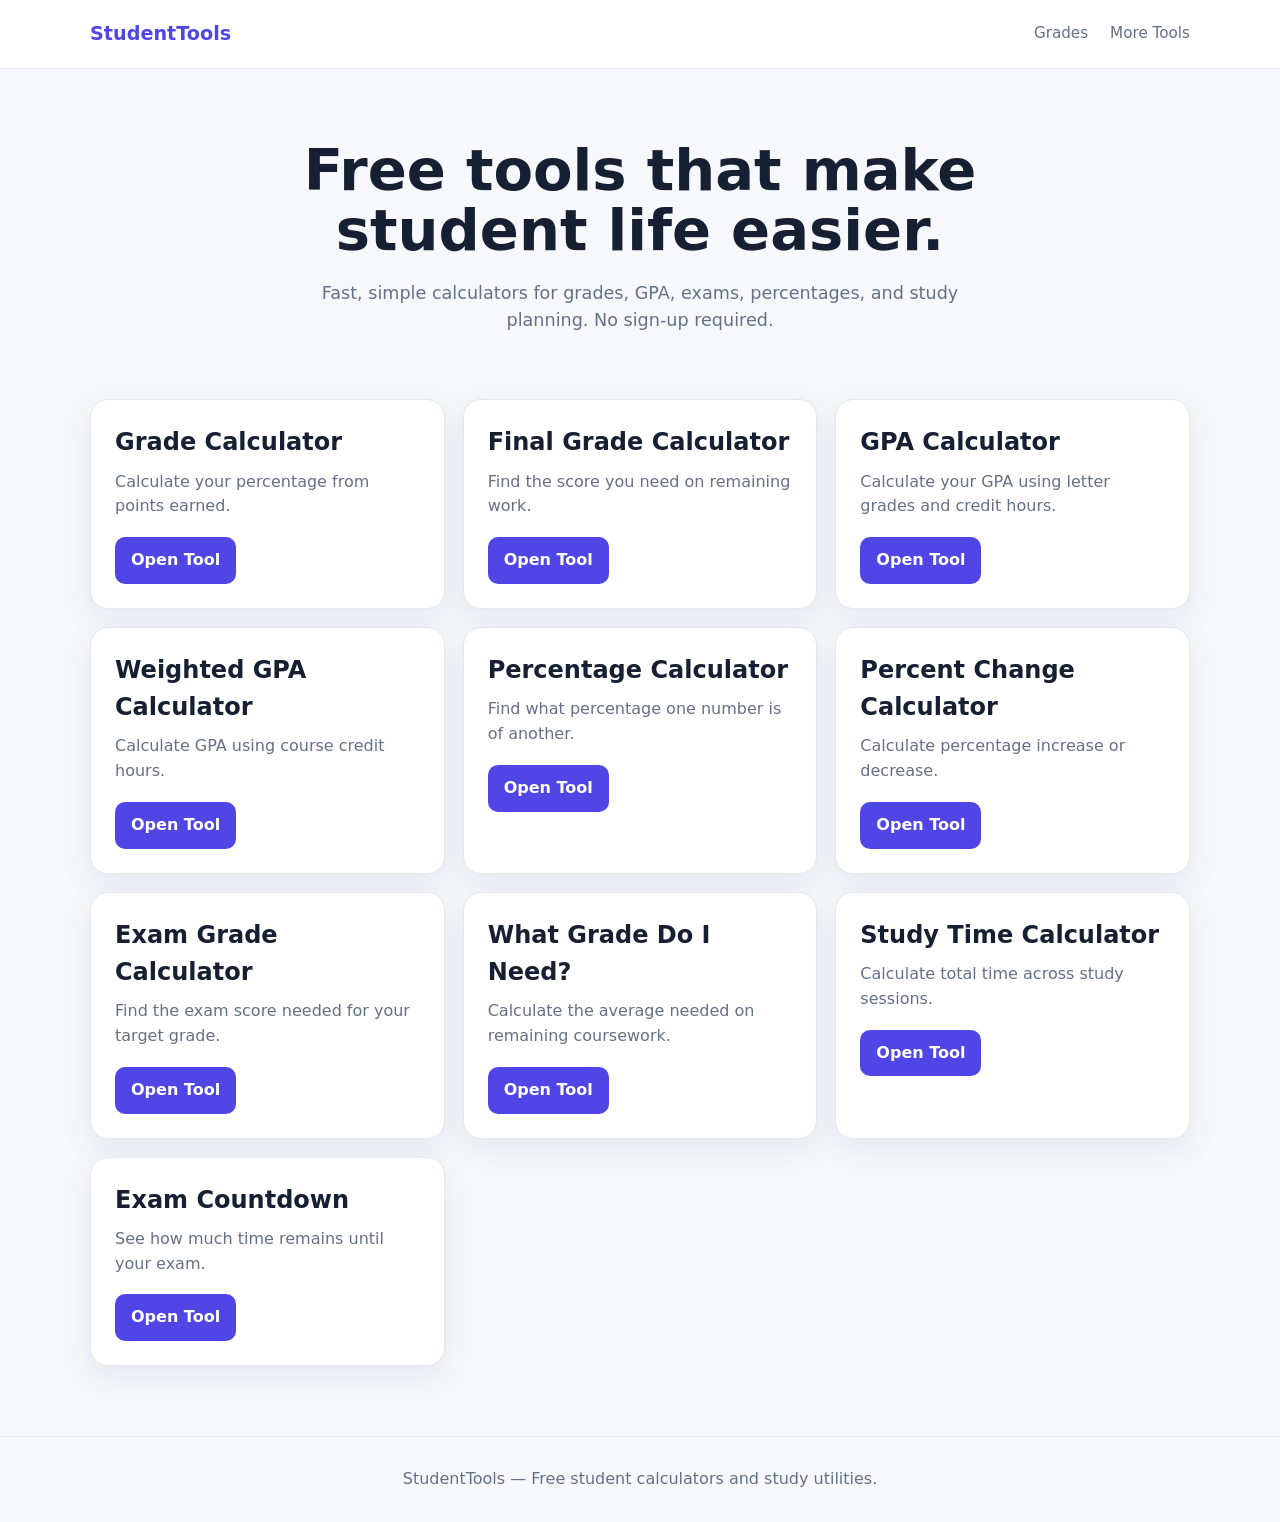
<file: index.html>
<!doctype html>
<html lang="en">

<head>
<link rel="icon" type="image/png" href="favicon.png">

<meta charset="utf-8">

<meta name="viewport" content="width=device-width,initial-scale=1">

<meta name="google-site-verification" content="U4AQ6ooMI82tRVPLkRPx9xhh85kpOg4tA74BKeQLbwQ" />

<title>StudentTools — Free Student Calculators</title>

<meta name="description" content="Free student calculators for grades, GPA, percentages, exams, study time, and more.">

<link rel="stylesheet" href="style.css">

</head>

<body>

<header>

  <div class="container nav">

    <a class="logo" href="index.html">
      StudentTools
    </a>

    <nav class="navlinks">

      <a href="#grades">
        Grades
      </a>

      <a href="#more">
        More Tools
      </a>

    </nav>

  </div>

</header>


<main>

  <section class="hero">

    <div class="container">

      <h1>
        Free tools that make student life easier.
      </h1>

      <p>
        Fast, simple calculators for grades, GPA, exams,
        percentages, and study planning. No sign-up required.
      </p>

    </div>

  </section>


  <div class="container">

    <div class="grid">


      <article class="card" id="grades">

        <h2>
          Grade Calculator
        </h2>

        <p>
          Calculate your percentage from points earned.
        </p>

        <a class="btn" href="grade-calculator.html">
          Open Tool
        </a>

      </article>


      <article class="card">

        <h2>
          Final Grade Calculator
        </h2>

        <p>
          Find the score you need on remaining work.
        </p>

        <a class="btn" href="final-grade-calculator.html">
          Open Tool
        </a>

      </article>


      <article class="card">

        <h2>
          GPA Calculator
        </h2>

        <p>
          Calculate your GPA using letter grades and credit hours.
        </p>

        <a class="btn" href="gpa-calculator.html">
          Open Tool
        </a>

      </article>


      <article class="card">

        <h2>
          Weighted GPA Calculator
        </h2>

        <p>
          Calculate GPA using course credit hours.
        </p>

        <a class="btn" href="weighted-gpa-calculator.html">
          Open Tool
        </a>

      </article>


      <article class="card" id="more">

        <h2>
          Percentage Calculator
        </h2>

        <p>
          Find what percentage one number is of another.
        </p>

        <a class="btn" href="percentage-calculator.html">
          Open Tool
        </a>

      </article>


      <article class="card">

        <h2>
          Percent Change Calculator
        </h2>

        <p>
          Calculate percentage increase or decrease.
        </p>

        <a class="btn" href="percent-change-calculator.html">
          Open Tool
        </a>

      </article>


      <article class="card">

        <h2>
          Exam Grade Calculator
        </h2>

        <p>
          Find the exam score needed for your target grade.
        </p>

        <a class="btn" href="exam-grade-calculator.html">
          Open Tool
        </a>

      </article>


      <article class="card">

        <h2>
          What Grade Do I Need?
        </h2>

        <p>
          Calculate the average needed on remaining coursework.
        </p>

        <a class="btn" href="what-grade-do-i-need.html">
          Open Tool
        </a>

      </article>


      <article class="card">

        <h2>
          Study Time Calculator
        </h2>

        <p>
          Calculate total time across study sessions.
        </p>

        <a class="btn" href="study-time-calculator.html">
          Open Tool
        </a>

      </article>


      <article class="card">

        <h2>
          Exam Countdown
        </h2>

        <p>
          See how much time remains until your exam.
        </p>

        <a class="btn" href="exam-countdown.html">
          Open Tool
        </a>

      </article>


    </div>

  </div>

</main>


<footer>

  StudentTools — Free student calculators and study utilities.

</footer>


</body>

</html>
</file>
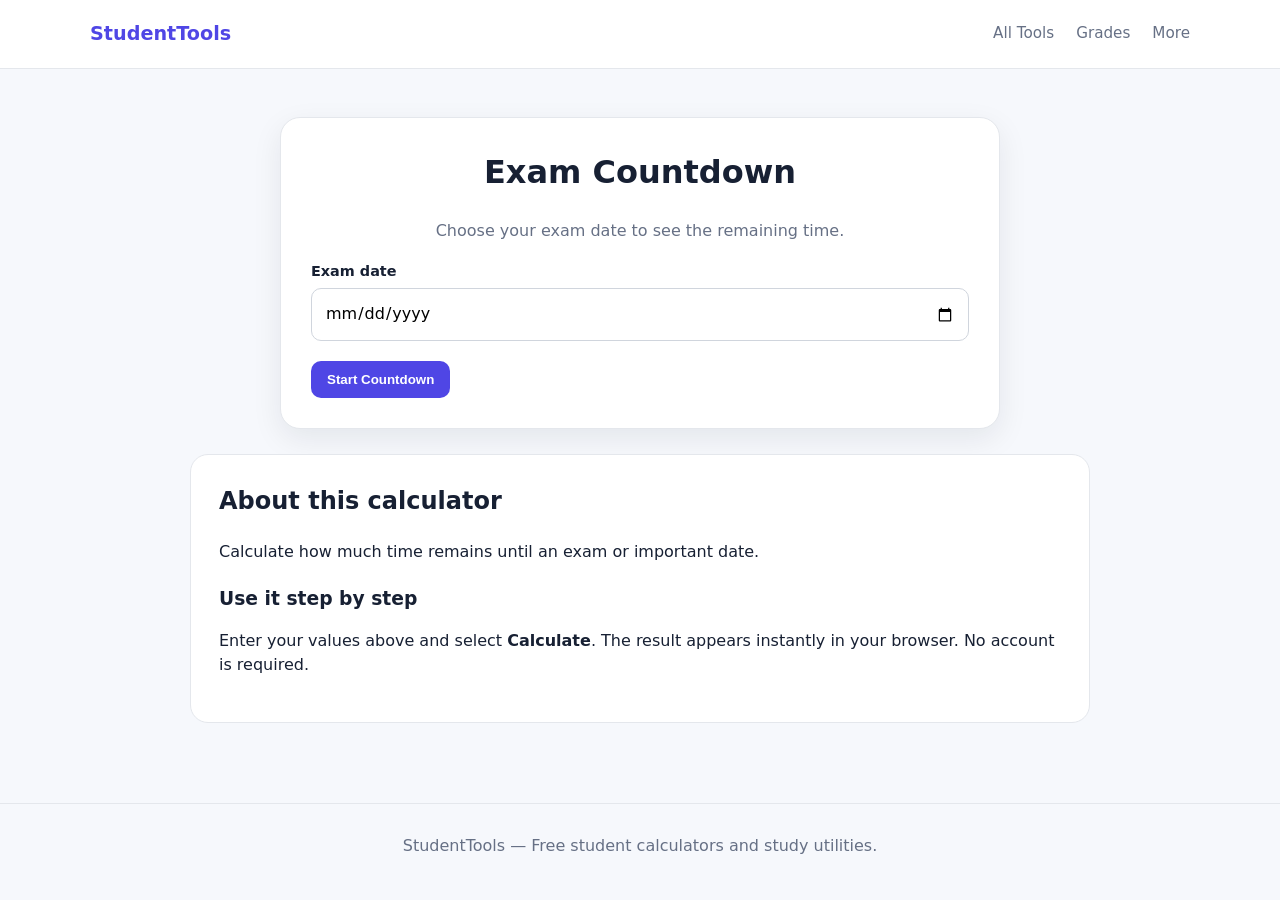
<file: exam-countdown.html>
<!doctype html>
<html lang="en">
<head>
<link rel="icon" type="image/png" href="favicon.png">
<meta charset="utf-8"><meta name="viewport" content="width=device-width,initial-scale=1">
<title>Exam Countdown | StudentTools</title>
<meta name="description" content="Calculate how much time remains until an exam or important date.">
<link rel="stylesheet" href="style.css">
</head>
<body>
<header><div class="container nav"><a class="logo" href="index.html">StudentTools</a>
<nav class="navlinks"><a href="index.html">All Tools</a><a href="index.html#grades">Grades</a><a href="index.html#more">More</a></nav></div></header>
<main class="page"><div class="container">
<div class="tool"><h1>Exam Countdown</h1><p>Choose your exam date to see the remaining time.</p>
<div><label for="date">Exam date</label><input id="date" type="date"></div>
<div class="actions"><button class="btn" onclick="countdown()">Start Countdown</button></div><div id="result" class="result"></div></div>
<section class="info"><h2>About this calculator</h2><p>Calculate how much time remains until an exam or important date.</p>
<h3>Use it step by step</h3><p>Enter your values above and select <strong>Calculate</strong>. The result appears instantly in your browser. No account is required.</p>
</section></div></main>
<footer>StudentTools — Free student calculators and study utilities.</footer>
<script src="script.js"></script><script></script>
</body></html>
</file>
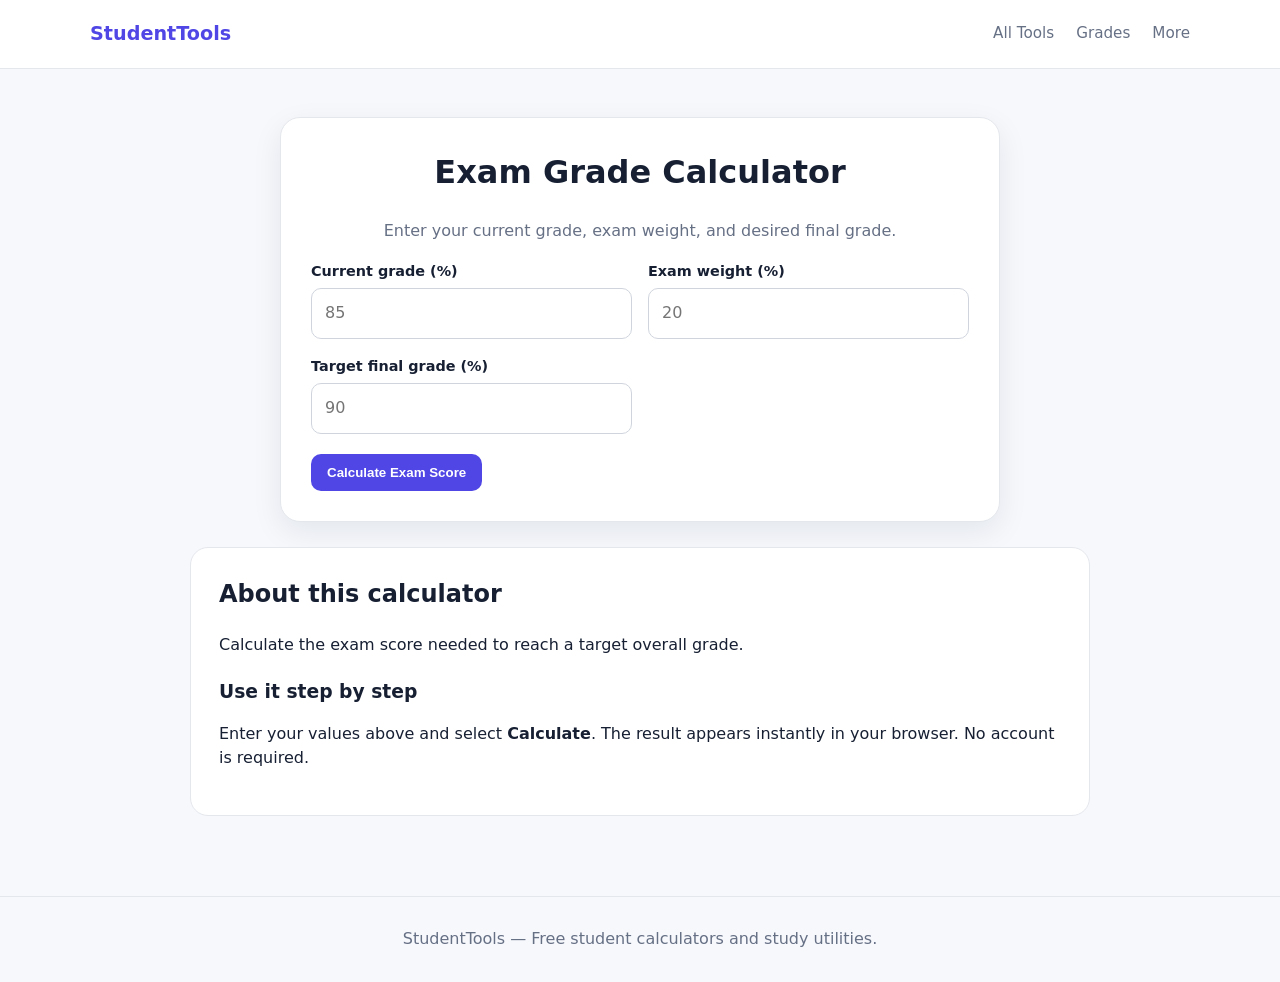
<file: exam-grade-calculator.html>
<!doctype html>
<html lang="en">
<head>
<link rel="icon" type="image/png" href="favicon.png">
<meta charset="utf-8"><meta name="viewport" content="width=device-width,initial-scale=1">
<title>Exam Grade Calculator | StudentTools</title>
<meta name="description" content="Calculate the exam score needed to reach a target overall grade.">
<link rel="stylesheet" href="style.css">
</head>
<body>
<header><div class="container nav"><a class="logo" href="index.html">StudentTools</a>
<nav class="navlinks"><a href="index.html">All Tools</a><a href="index.html#grades">Grades</a><a href="index.html#more">More</a></nav></div></header>
<main class="page"><div class="container">
<div class="tool"><h1>Exam Grade Calculator</h1><p>Enter your current grade, exam weight, and desired final grade.</p>
<div class="form-grid"><div><label for="ecurrent">Current grade (%)</label><input id="ecurrent" type="number" placeholder="85"></div>
<div><label for="eweight">Exam weight (%)</label><input id="eweight" type="number" placeholder="20"></div>
<div><label for="etarget">Target final grade (%)</label><input id="etarget" type="number" placeholder="90"></div></div>
<div class="actions"><button class="btn" onclick="exam()">Calculate Exam Score</button></div><div id="result" class="result"></div></div>
<section class="info"><h2>About this calculator</h2><p>Calculate the exam score needed to reach a target overall grade.</p>
<h3>Use it step by step</h3><p>Enter your values above and select <strong>Calculate</strong>. The result appears instantly in your browser. No account is required.</p>
</section></div></main>
<footer>StudentTools — Free student calculators and study utilities.</footer>
<script src="script.js"></script><script></script>
</body></html>
</file>
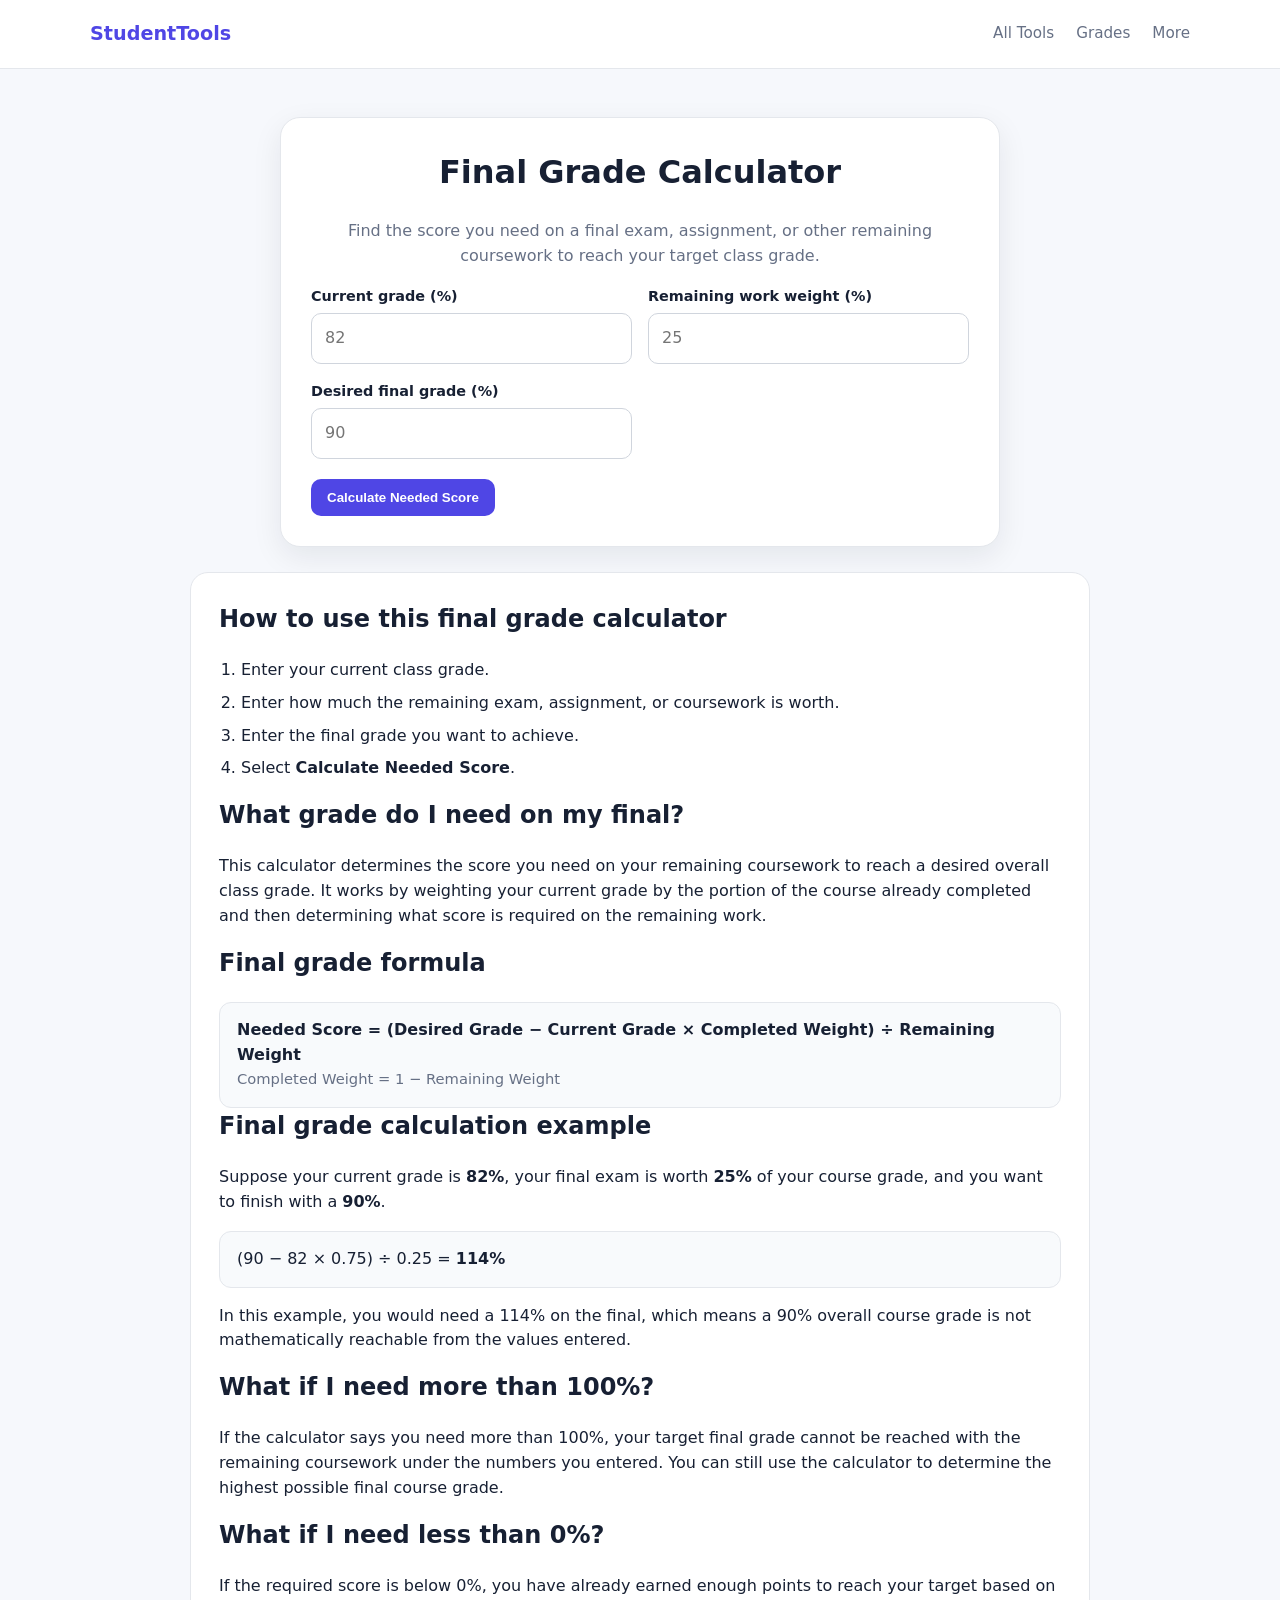
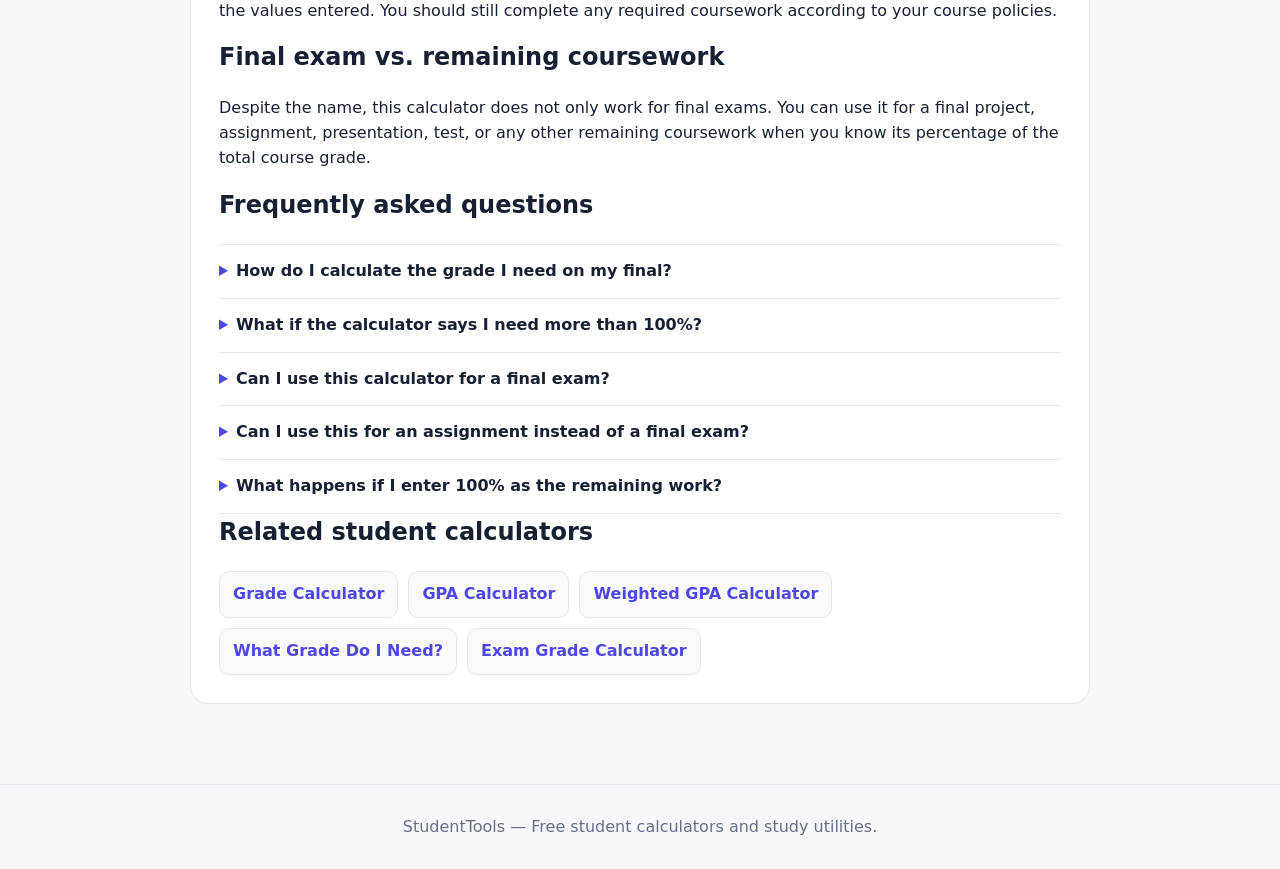
<file: final-grade-calculator.html>
<!doctype html>
<html lang="en">
<head>
<link rel="icon" type="image/png" href="favicon.png">
<meta charset="utf-8">
<meta name="viewport" content="width=device-width,initial-scale=1">

<title>Final Grade Calculator – What Do I Need on My Final? | StudentTools</title>

<meta name="description" content="Use this final grade calculator to find the score you need on a final exam, assignment, or remaining coursework to reach your target class grade.">

<link rel="canonical" href="https://danman23m-cmyk.github.io/studenttools/final-grade-calculator.html">

<meta property="og:title" content="Final Grade Calculator | StudentTools">
<meta property="og:description" content="Find the score you need on your final exam or remaining coursework to reach your target grade.">
<meta property="og:type" content="website">
<meta property="og:url" content="https://danman23m-cmyk.github.io/studenttools/final-grade-calculator.html">

<link rel="stylesheet" href="style.css">

<!-- WebApplication structured data -->
<script type="application/ld+json">
{
  "@context":"https://schema.org",
  "@type":"WebApplication",
  "name":"Final Grade Calculator",
  "url":"https://danman23m-cmyk.github.io/studenttools/final-grade-calculator.html",
  "applicationCategory":"EducationalApplication",
  "operatingSystem":"Any",
  "description":"Free final grade calculator for finding the score needed on remaining coursework to reach a target class grade.",
  "offers":{
    "@type":"Offer",
    "price":"0",
    "priceCurrency":"USD"
  }
}
</script>

<!-- FAQ structured data -->
<script type="application/ld+json">
{
  "@context":"https://schema.org",
  "@type":"FAQPage",
  "mainEntity":[
    {
      "@type":"Question",
      "name":"How do I calculate the grade I need on my final?",
      "acceptedAnswer":{
        "@type":"Answer",
        "text":"Multiply your current grade by the percentage of the course already completed, subtract that result from your desired final grade, and divide by the percentage remaining."
      }
    },
    {
      "@type":"Question",
      "name":"What if the calculator says I need more than 100%?",
      "acceptedAnswer":{
        "@type":"Answer",
        "text":"If the required score is above 100%, the target final grade is not mathematically reachable with the remaining coursework under the values entered."
      }
    },
    {
      "@type":"Question",
      "name":"Can I use this calculator for a final exam?",
      "acceptedAnswer":{
        "@type":"Answer",
        "text":"Yes. Enter your current grade, the percentage of your course grade represented by the final exam, and your desired final course grade."
      }
    },
    {
      "@type":"Question",
      "name":"Can I use this for an assignment instead of a final exam?",
      "acceptedAnswer":{
        "@type":"Answer",
        "text":"Yes. The calculator can be used for any remaining coursework as long as you know its percentage of the total course grade."
      }
    },
    {
      "@type":"Question",
      "name":"What happens if I enter 100% as the remaining work?",
      "acceptedAnswer":{
        "@type":"Answer",
        "text":"If 100% of the course remains, the required score is the same as the desired final grade."
      }
    }
  ]
}
</script>

</head>

<body>

<header>
  <div class="container nav">

    <a class="logo" href="index.html">
      StudentTools
    </a>

    <nav class="navlinks">
      <a href="index.html">All Tools</a>
      <a href="index.html#grades">Grades</a>
      <a href="index.html#more">More</a>
    </nav>

  </div>
</header>


<main class="page">

<div class="container">

  <div class="tool">

    <h1>Final Grade Calculator</h1>

    <p>
      Find the score you need on a final exam, assignment, or other
      remaining coursework to reach your target class grade.
    </p>


    <div class="form-grid">

      <div>

        <label for="current">
          Current grade (%)
        </label>

        <input
          id="current"
          type="number"
          step="any"
          placeholder="82">

      </div>


      <div>

        <label for="weight">
          Remaining work weight (%)
        </label>

        <input
          id="weight"
          type="number"
          step="any"
          placeholder="25">

      </div>


      <div>

        <label for="desired">
          Desired final grade (%)
        </label>

        <input
          id="desired"
          type="number"
          step="any"
          placeholder="90">

      </div>

    </div>


    <div class="actions">

      <button
        class="btn"
        type="button"
        onclick="finalGrade()">

        Calculate Needed Score

      </button>

    </div>


    <div id="result" class="result"></div>

  </div>


  <section class="info">

    <h2>How to use this final grade calculator</h2>

    <ol class="steps">

      <li>Enter your current class grade.</li>

      <li>Enter how much the remaining exam, assignment, or coursework is worth.</li>

      <li>Enter the final grade you want to achieve.</li>

      <li>Select <strong>Calculate Needed Score</strong>.</li>

    </ol>


    <h2>What grade do I need on my final?</h2>

    <p>
      This calculator determines the score you need on your remaining
      coursework to reach a desired overall class grade. It works by
      weighting your current grade by the portion of the course already
      completed and then determining what score is required on the
      remaining work.
    </p>


    <h2>Final grade formula</h2>

    <div class="formula">

      <strong>
        Needed Score =
        (Desired Grade − Current Grade × Completed Weight)
        ÷ Remaining Weight
      </strong>

      <br>

      <span>
        Completed Weight = 1 − Remaining Weight
      </span>

    </div>


    <h2>Final grade calculation example</h2>

    <p>
      Suppose your current grade is <strong>82%</strong>, your final exam
      is worth <strong>25%</strong> of your course grade, and you want to
      finish with a <strong>90%</strong>.
    </p>

    <p class="example-math">
      (90 − 82 × 0.75) ÷ 0.25 =
      <strong>114%</strong>
    </p>

    <p>
      In this example, you would need a 114% on the final, which means
      a 90% overall course grade is not mathematically reachable from
      the values entered.
    </p>


    <h2>What if I need more than 100%?</h2>

    <p>
      If the calculator says you need more than 100%, your target final
      grade cannot be reached with the remaining coursework under the
      numbers you entered. You can still use the calculator to determine
      the highest possible final course grade.
    </p>


    <h2>What if I need less than 0%?</h2>

    <p>
      If the required score is below 0%, you have already earned enough
      points to reach your target based on the values entered. You should
      still complete any required coursework according to your course
      policies.
    </p>


    <h2>Final exam vs. remaining coursework</h2>

    <p>
      Despite the name, this calculator does not only work for final
      exams. You can use it for a final project, assignment, presentation,
      test, or any other remaining coursework when you know its percentage
      of the total course grade.
    </p>


    <h2>Frequently asked questions</h2>


    <details>

      <summary>
        How do I calculate the grade I need on my final?
      </summary>

      <p>
        Multiply your current grade by the percentage of the course
        already completed, subtract that result from your desired final
        grade, and divide by the percentage remaining.
      </p>

    </details>


    <details>

      <summary>
        What if the calculator says I need more than 100%?
      </summary>

      <p>
        If the required score is above 100%, the target final grade is
        not mathematically reachable with the remaining coursework
        under the values entered.
      </p>

    </details>


    <details>

      <summary>
        Can I use this calculator for a final exam?
      </summary>

      <p>
        Yes. Enter your current grade, the percentage of your course
        grade represented by the final exam, and your desired final
        course grade.
      </p>

    </details>


    <details>

      <summary>
        Can I use this for an assignment instead of a final exam?
      </summary>

      <p>
        Yes. The calculator can be used for any remaining coursework
        as long as you know its percentage of the total course grade.
      </p>

    </details>


    <details>

      <summary>
        What happens if I enter 100% as the remaining work?
      </summary>

      <p>
        If 100% of the course remains, the required score is the same
        as the desired final grade.
      </p>

    </details>


    <h2>Related student calculators</h2>

    <div class="related-links">

      <a href="grade-calculator.html">
        Grade Calculator
      </a>

      <a href="gpa-calculator.html">
        GPA Calculator
      </a>

      <a href="weighted-gpa-calculator.html">
        Weighted GPA Calculator
      </a>

      <a href="what-grade-do-i-need.html">
        What Grade Do I Need?
      </a>

      <a href="exam-grade-calculator.html">
        Exam Grade Calculator
      </a>

    </div>

  </section>

</div>

</main>


<footer>
  StudentTools — Free student calculators and study utilities.
</footer>


<script src="script.js"></script>

</body>
</html>
</file>
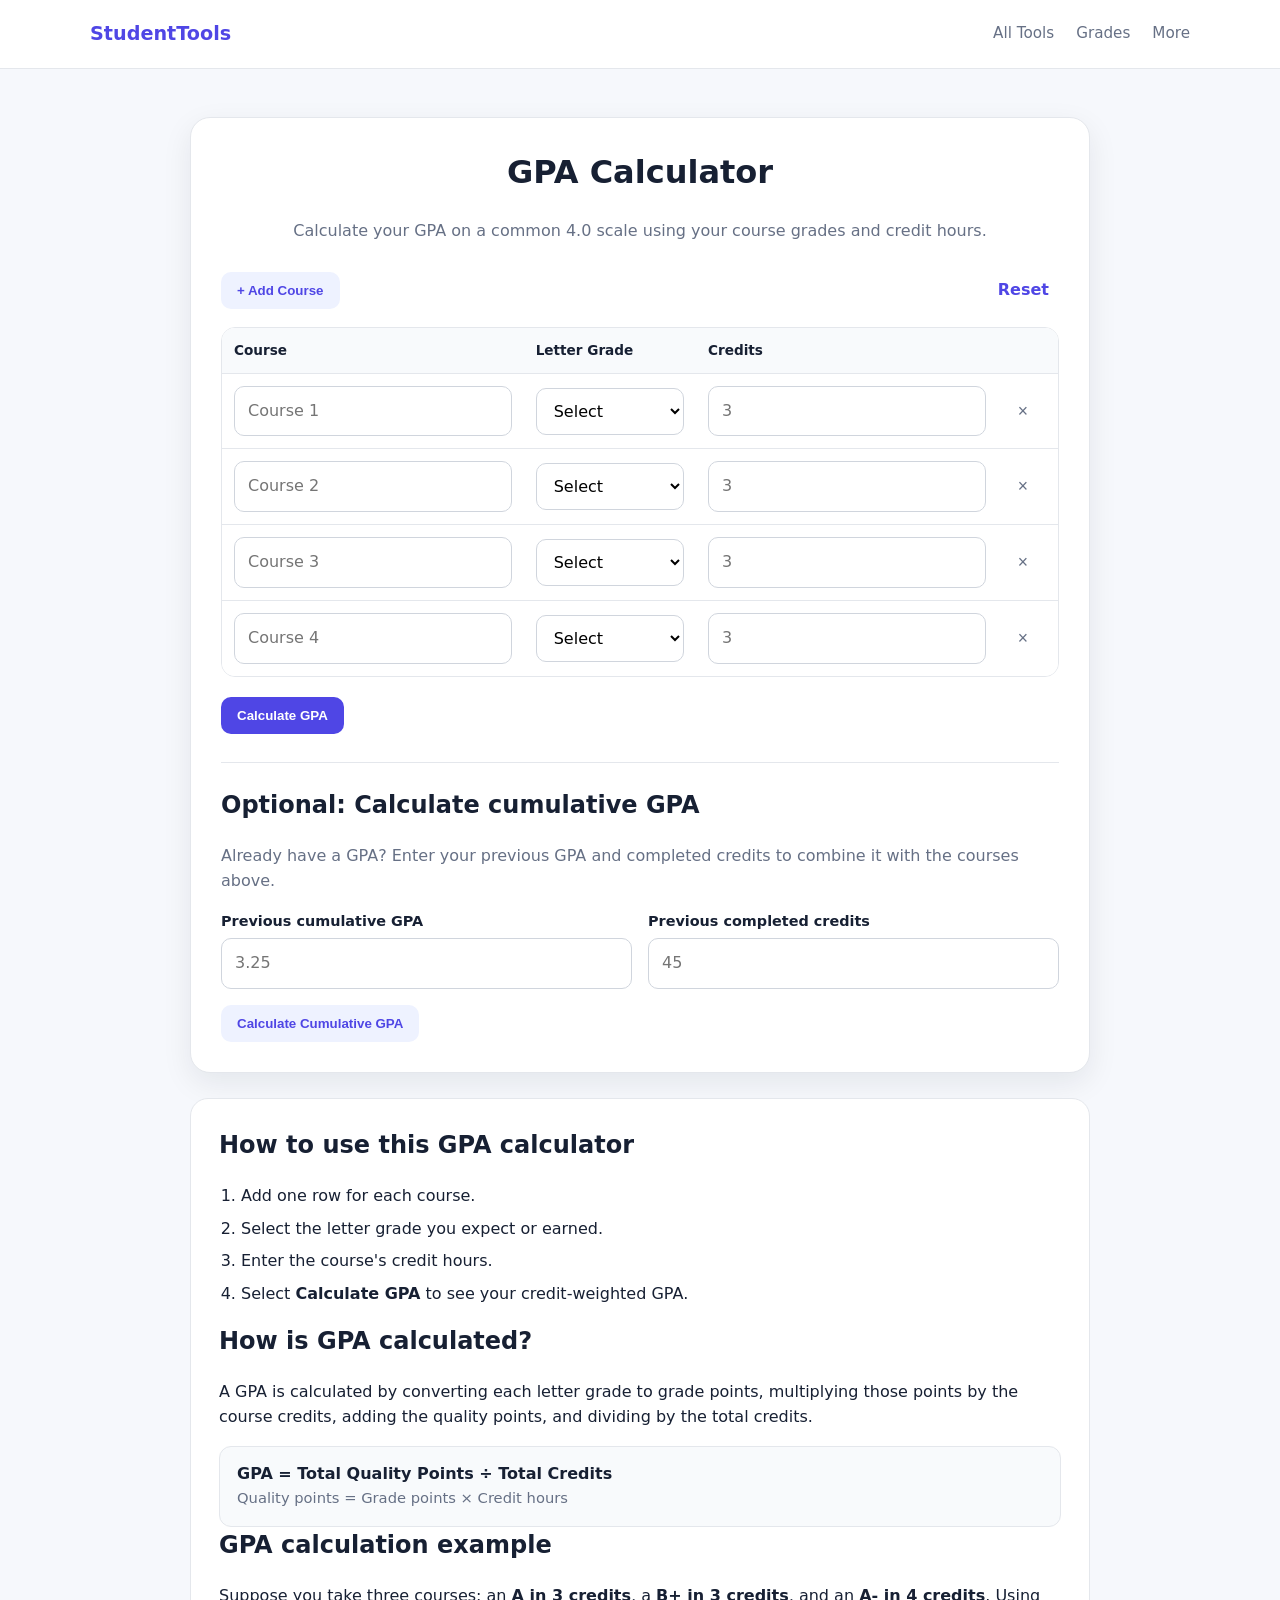
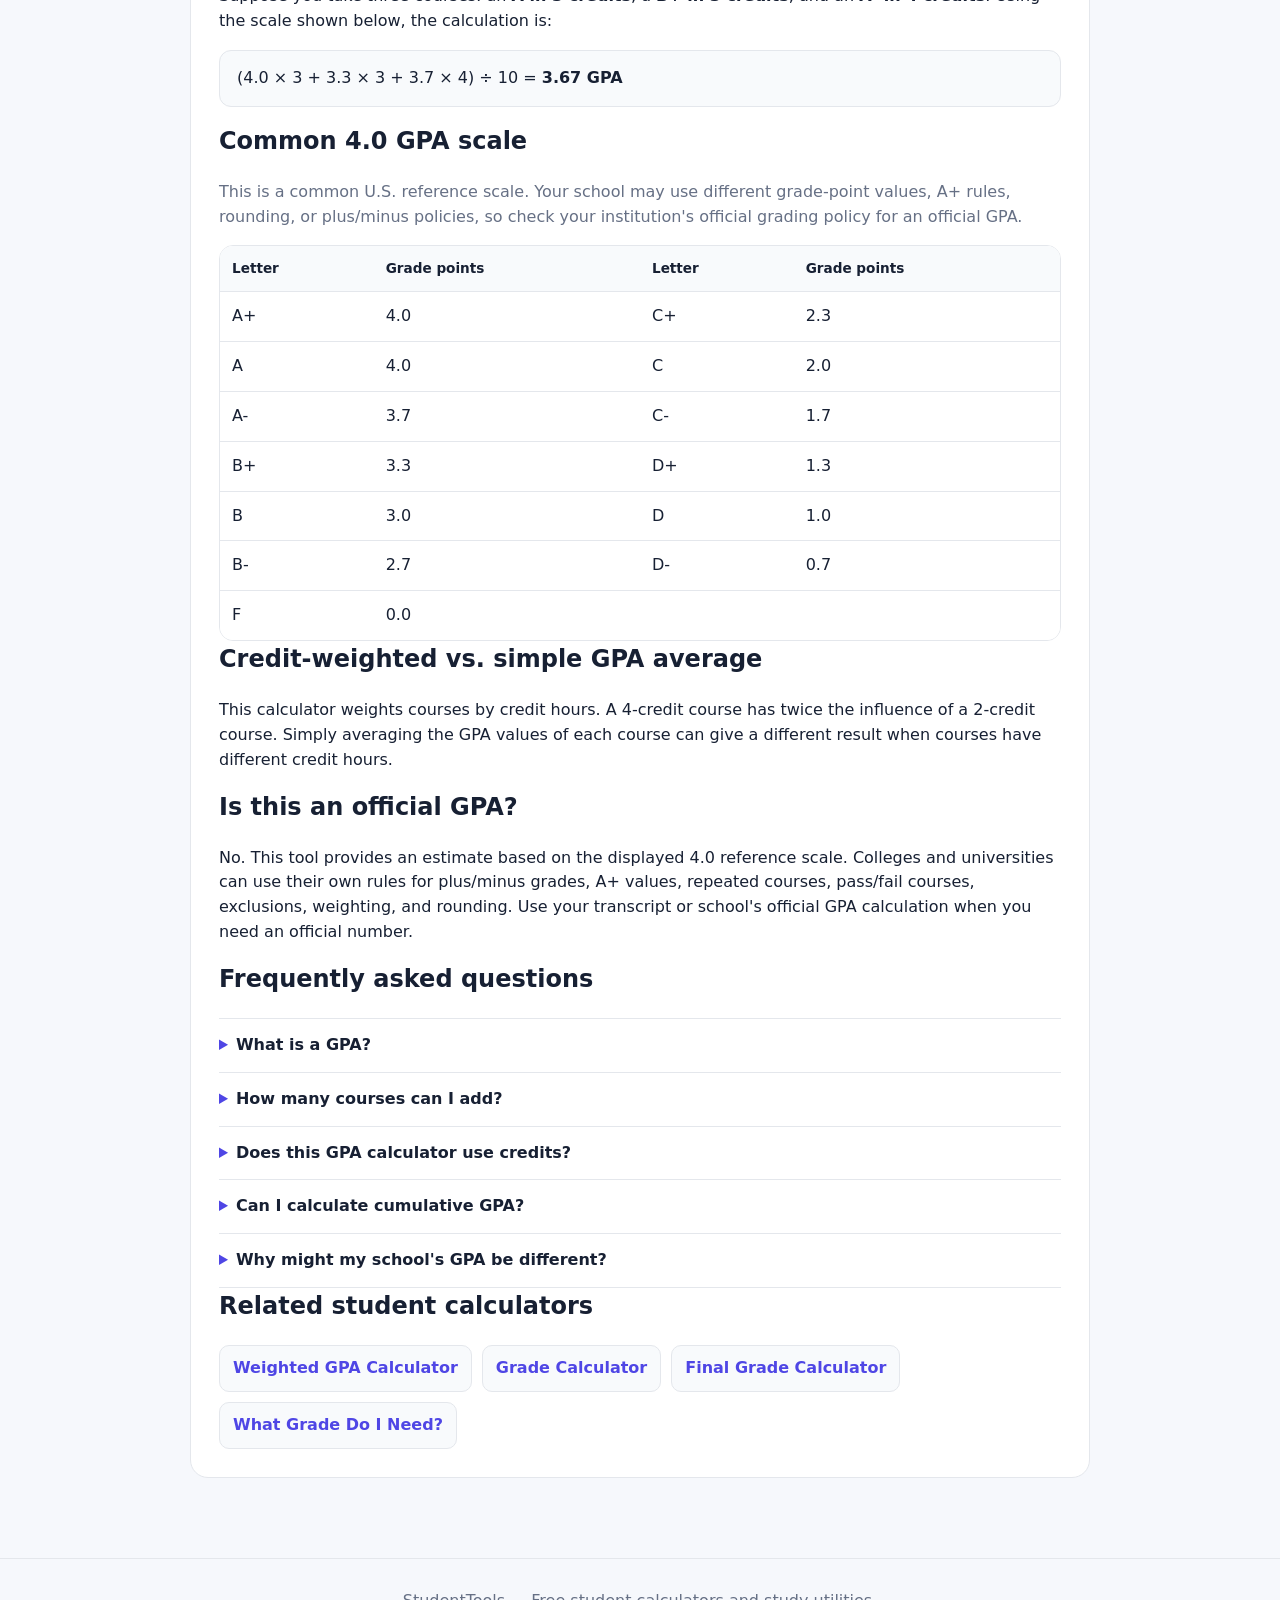
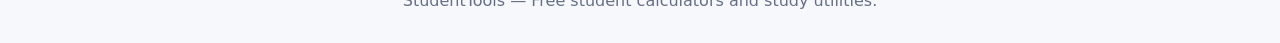
<file: gpa-calculator.html>
<!doctype html>
<html lang="en">
<head>
<link rel="icon" type="image/png" href="favicon.png">
<meta charset="utf-8">
<meta name="viewport" content="width=device-width,initial-scale=1">

<title>GPA Calculator | 4.0 Scale, Credits & Cumulative GPA | StudentTools</title>

<meta name="description" content="Free GPA calculator for a 4.0 scale. Add unlimited courses, letter grades, and credit hours to calculate your semester GPA and optional cumulative GPA instantly.">

<link rel="canonical" href="https://danman23m-cmyk.github.io/studenttools/gpa-calculator.html">

<meta property="og:title" content="GPA Calculator | StudentTools">
<meta property="og:description" content="Calculate a credit-weighted GPA on a common 4.0 scale. Add courses, credits, and grades with no signup.">
<meta property="og:type" content="website">

<link rel="stylesheet" href="style.css">

<script type="application/ld+json">
{
  "@context":"https://schema.org",
  "@type":"WebApplication",
  "name":"GPA Calculator",
  "url":"https://danman23m-cmyk.github.io/studenttools/gpa-calculator.html",
  "applicationCategory":"EducationalApplication",
  "operatingSystem":"Any",
  "description":"Free GPA calculator for estimating a credit-weighted GPA on a common 4.0 scale.",
  "offers":{
    "@type":"Offer",
    "price":"0",
    "priceCurrency":"USD"
  }
}
</script>
  <script type="application/ld+json">
{
  "@context":"https://schema.org",
  "@type":"FAQPage",
  "mainEntity":[
    {
      "@type":"Question",
      "name":"What is a GPA?",
      "acceptedAnswer":{
        "@type":"Answer",
        "text":"GPA stands for grade point average. It summarizes course performance as a number on a grading scale such as 4.0."
      }
    },
    {
      "@type":"Question",
      "name":"How many courses can I add?",
      "acceptedAnswer":{
        "@type":"Answer",
        "text":"You can add as many course rows as you need. Empty rows are ignored when the calculator runs."
      }
    },
    {
      "@type":"Question",
      "name":"Does this GPA calculator use credits?",
      "acceptedAnswer":{
        "@type":"Answer",
        "text":"Yes. Course grade points are weighted by the credit hours you enter, which is useful for estimating a college-style semester GPA."
      }
    },
    {
      "@type":"Question",
      "name":"Can I calculate cumulative GPA?",
      "acceptedAnswer":{
        "@type":"Answer",
        "text":"Yes. Enter your previous cumulative GPA and previous completed credits, then add your new courses. The calculator combines the previous quality points with the new course quality points."
      }
    },
    {
      "@type":"Question",
      "name":"Why might my school's GPA be different?",
      "acceptedAnswer":{
        "@type":"Answer",
        "text":"Schools can use different grade-point scales and policies. For example, an A+ may have a different value, some schools omit plus/minus grades, and repeated or pass/fail courses may be treated differently."
      }
    }
  ]
}
</script>
</head>

<body>

<header>
  <div class="container nav">
    <a class="logo" href="index.html">StudentTools</a>

    <nav class="navlinks">
      <a href="index.html">All Tools</a>
      <a href="index.html#grades">Grades</a>
      <a href="index.html#more">More</a>
    </nav>
  </div>
</header>

<main class="page">
<div class="container">

  <div class="tool tool-wide">

    <h1>GPA Calculator</h1>

    <p>
      Calculate your GPA on a common 4.0 scale using your course grades and credit hours.
    </p>

    <div class="calculator-toolbar">

      <button class="btn secondary" type="button" onclick="addCourse()">
        + Add Course
      </button>

      <button class="text-btn" type="button" onclick="resetGpa()">
        Reset
      </button>

    </div>

    <div class="course-table-wrap">

      <table class="course-table">

        <thead>
          <tr>
            <th scope="col">Course</th>
            <th scope="col">Letter Grade</th>
            <th scope="col">Credits</th>
            <th scope="col" aria-label="Remove course"></th>
          </tr>
        </thead>

        <tbody id="courseRows"></tbody>

      </table>

    </div>

    <div class="actions">

      <button class="btn" type="button" onclick="gpa()">
        Calculate GPA
      </button>

    </div>

    <div id="result" class="result"></div>


    <div class="cumulative-box">

      <h2>Optional: Calculate cumulative GPA</h2>

      <p class="muted">
        Already have a GPA? Enter your previous GPA and completed credits to combine it with the courses above.
      </p>

      <div class="form-grid">

        <div>
          <label for="previousGpa">
            Previous cumulative GPA
          </label>

          <input
            id="previousGpa"
            type="number"
            min="0"
            max="4"
            step="0.01"
            placeholder="3.25">
        </div>


        <div>

          <label for="previousCredits">
            Previous completed credits
          </label>

          <input
            id="previousCredits"
            type="number"
            min="0"
            step="0.5"
            placeholder="45">

        </div>

      </div>

      <button
        class="btn secondary"
        type="button"
        onclick="calculateCumulativeGpa()">

        Calculate Cumulative GPA

      </button>

      <div id="cumulativeResult" class="result"></div>

    </div>

  </div>


  <section class="info">

    <h2>How to use this GPA calculator</h2>

    <ol class="steps">

      <li>Add one row for each course.</li>

      <li>Select the letter grade you expect or earned.</li>

      <li>Enter the course's credit hours.</li>

      <li>Select <strong>Calculate GPA</strong> to see your credit-weighted GPA.</li>

    </ol>


    <h2>How is GPA calculated?</h2>

    <p>
      A GPA is calculated by converting each letter grade to grade points,
      multiplying those points by the course credits, adding the quality
      points, and dividing by the total credits.
    </p>

    <div class="formula">

      <strong>GPA = Total Quality Points ÷ Total Credits</strong>

      <br>

      <span>
        Quality points = Grade points × Credit hours
      </span>

    </div>


    <h2>GPA calculation example</h2>

    <p>
      Suppose you take three courses: an
      <strong>A in 3 credits</strong>,
      a <strong>B+ in 3 credits</strong>,
      and an <strong>A- in 4 credits</strong>.
      Using the scale shown below, the calculation is:
    </p>

    <p class="example-math">
      (4.0 × 3 + 3.3 × 3 + 3.7 × 4) ÷ 10 =
      <strong>3.67 GPA</strong>
    </p>


    <h2>Common 4.0 GPA scale</h2>

    <p class="muted">
      This is a common U.S. reference scale. Your school may use different
      grade-point values, A+ rules, rounding, or plus/minus policies, so
      check your institution's official grading policy for an official GPA.
    </p>

    <div class="scale-table-wrap">

      <table class="scale-table">

        <thead>
          <tr>
            <th>Letter</th>
            <th>Grade points</th>
            <th>Letter</th>
            <th>Grade points</th>
          </tr>
        </thead>

        <tbody>

          <tr>
            <td>A+</td>
            <td>4.0</td>
            <td>C+</td>
            <td>2.3</td>
          </tr>

          <tr>
            <td>A</td>
            <td>4.0</td>
            <td>C</td>
            <td>2.0</td>
          </tr>

          <tr>
            <td>A-</td>
            <td>3.7</td>
            <td>C-</td>
            <td>1.7</td>
          </tr>

          <tr>
            <td>B+</td>
            <td>3.3</td>
            <td>D+</td>
            <td>1.3</td>
          </tr>

          <tr>
            <td>B</td>
            <td>3.0</td>
            <td>D</td>
            <td>1.0</td>
          </tr>

          <tr>
            <td>B-</td>
            <td>2.7</td>
            <td>D-</td>
            <td>0.7</td>
          </tr>

          <tr>
            <td>F</td>
            <td>0.0</td>
            <td></td>
            <td></td>
          </tr>

        </tbody>

      </table>

    </div>


    <h2>Credit-weighted vs. simple GPA average</h2>

    <p>
      This calculator weights courses by credit hours. A 4-credit course
      has twice the influence of a 2-credit course. Simply averaging the
      GPA values of each course can give a different result when courses
      have different credit hours.
    </p>


    <h2>Is this an official GPA?</h2>

    <p>
      No. This tool provides an estimate based on the displayed 4.0
      reference scale. Colleges and universities can use their own rules
      for plus/minus grades, A+ values, repeated courses, pass/fail courses,
      exclusions, weighting, and rounding. Use your transcript or school's
      official GPA calculation when you need an official number.
    </p>


    <h2>Frequently asked questions</h2>

    <details>
      <summary>What is a GPA?</summary>

      <p>
        GPA stands for grade point average. It summarizes course performance
        as a number on a grading scale such as 4.0.
      </p>
    </details>


    <details>
      <summary>How many courses can I add?</summary>

      <p>
        You can add as many course rows as you need. Empty rows are ignored
        when the calculator runs.
      </p>
    </details>


    <details>
      <summary>Does this GPA calculator use credits?</summary>

      <p>
        Yes. Course grade points are weighted by the credit hours you enter,
        which is useful for estimating a college-style semester GPA.
      </p>
    </details>


    <details>
      <summary>Can I calculate cumulative GPA?</summary>

      <p>
        Yes. Enter your previous cumulative GPA and previous completed
        credits in the optional section, then add the new courses.
        The calculator combines the previous quality points with the new
        course quality points.
      </p>
    </details>


    <details>
      <summary>Why might my school's GPA be different?</summary>

      <p>
        Schools can use different grade-point scales and policies.
        For example, an A+ may have a different value, some schools omit
        plus/minus grades, and repeated or pass/fail courses may be treated
        differently.
      </p>
    </details>


    <h2>Related student calculators</h2>

    <div class="related-links">

      <a href="weighted-gpa-calculator.html">
        Weighted GPA Calculator
      </a>

      <a href="grade-calculator.html">
        Grade Calculator
      </a>

      <a href="final-grade-calculator.html">
        Final Grade Calculator
      </a>

      <a href="what-grade-do-i-need.html">
        What Grade Do I Need?
      </a>

    </div>

  </section>

</div>
</main>


<footer>
  StudentTools — Free student calculators and study utilities.
</footer>


<script src="script.js"></script>

<script>
  initGpaCalculator();
</script>

</body>
</html>
</file>
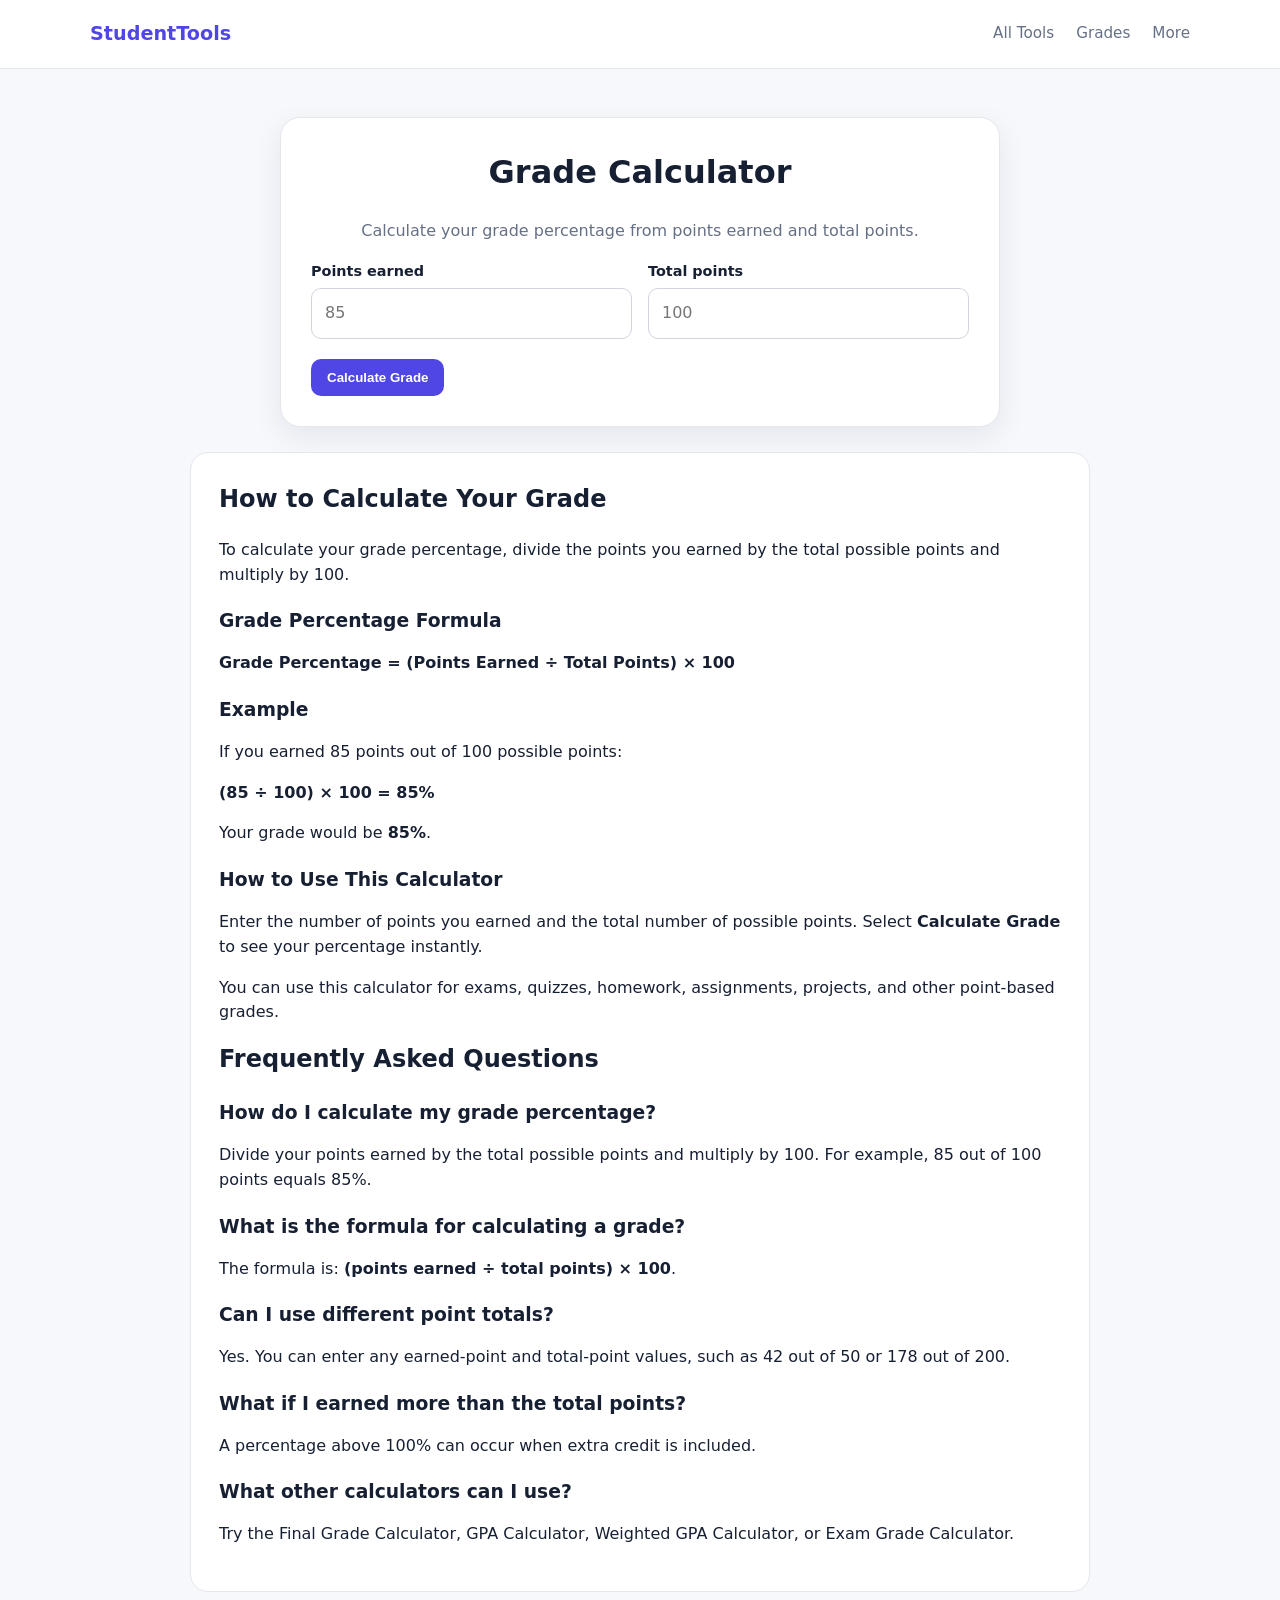
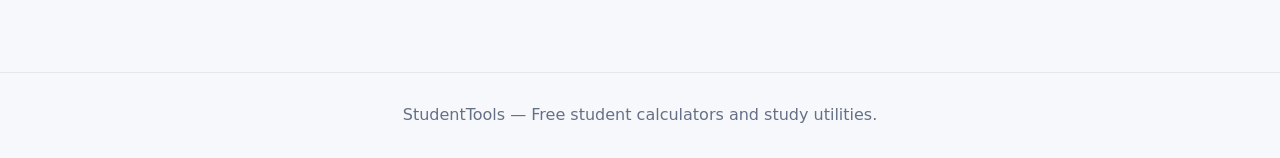
<file: grade-calculator.html>
<!doctype html>
<html lang="en">
<head>
<link rel="icon" type="image/png" href="favicon.png">
<meta charset="utf-8">
<meta name="viewport" content="width=device-width,initial-scale=1">

<title>Grade Calculator – Calculate Your Grade Percentage | StudentTools</title>

<meta name="description" content="Use this free grade calculator to calculate your percentage from points earned and total points. Get your grade instantly with no sign-up required.">

<link rel="canonical" href="https://danman23m-cmyk.github.io/studenttools/grade-calculator.html">

<meta property="og:title" content="Grade Calculator – StudentTools">
<meta property="og:description" content="Calculate your grade percentage from points earned and total points. Free, fast, and easy to use.">
<meta property="og:type" content="website">
<meta property="og:url" content="https://danman23m-cmyk.github.io/studenttools/grade-calculator.html">

<link rel="stylesheet" href="style.css">

<script type="application/ld+json">
{
  "@context":"https://schema.org",
  "@type":"WebApplication",
  "name":"Grade Calculator",
  "url":"https://danman23m-cmyk.github.io/studenttools/grade-calculator.html",
  "description":"Free grade calculator for calculating a percentage from points earned and total points.",
  "applicationCategory":"EducationalApplication",
  "operatingSystem":"Any",
  "offers":{
    "@type":"Offer",
    "price":"0",
    "priceCurrency":"USD"
  }
}
</script>

<script type="application/ld+json">
{
  "@context":"https://schema.org",
  "@type":"FAQPage",
  "mainEntity":[
    {
      "@type":"Question",
      "name":"How do I calculate my grade percentage?",
      "acceptedAnswer":{
        "@type":"Answer",
        "text":"Divide the points you earned by the total possible points, then multiply by 100. For example, 85 points out of 100 points is an 85% grade."
      }
    },
    {
      "@type":"Question",
      "name":"What is the formula for calculating a grade?",
      "acceptedAnswer":{
        "@type":"Answer",
        "text":"The grade percentage formula is: (points earned ÷ total points) × 100."
      }
    },
    {
      "@type":"Question",
      "name":"Can I calculate grades with different point totals?",
      "acceptedAnswer":{
        "@type":"Answer",
        "text":"Yes. Enter the number of points you earned and the total number of possible points. The calculator works with different point totals."
      }
    },
    {
      "@type":"Question",
      "name":"What if I earned more points than the total?",
      "acceptedAnswer":{
        "@type":"Answer",
        "text":"The calculator can calculate percentages above 100%. This may happen when extra credit points are included."
      }
    },
    {
      "@type":"Question",
      "name":"Does this calculator work for exams and assignments?",
      "acceptedAnswer":{
        "@type":"Answer",
        "text":"Yes. You can use it for exams, quizzes, assignments, homework, projects, or any other work graded using points."
      }
    }
  ]
}
</script>

</head>

<body>

<header>
  <div class="container nav">
    <a class="logo" href="index.html">StudentTools</a>

    <nav class="navlinks">
      <a href="index.html">All Tools</a>
      <a href="index.html#grades">Grades</a>
      <a href="index.html#more">More</a>
    </nav>
  </div>
</header>

<main class="page">
  <div class="container">

    <div class="tool">

      <h1>Grade Calculator</h1>

      <p>Calculate your grade percentage from points earned and total points.</p>

      <div class="form-grid">

        <div>
          <label for="earned">Points earned</label>
          <input id="earned" type="number" step="any" placeholder="85">
        </div>

        <div>
          <label for="total">Total points</label>
          <input id="total" type="number" step="any" placeholder="100">
        </div>

      </div>

      <div class="actions">
        <button class="btn" onclick="grade()">Calculate Grade</button>
      </div>

      <div id="result" class="result"></div>

    </div>

    <section class="info">

      <h2>How to Calculate Your Grade</h2>

      <p>
        To calculate your grade percentage, divide the points you earned
        by the total possible points and multiply by 100.
      </p>

      <h3>Grade Percentage Formula</h3>

      <p>
        <strong>Grade Percentage = (Points Earned ÷ Total Points) × 100</strong>
      </p>

      <h3>Example</h3>

      <p>
        If you earned 85 points out of 100 possible points:
      </p>

      <p>
        <strong>(85 ÷ 100) × 100 = 85%</strong>
      </p>

      <p>
        Your grade would be <strong>85%</strong>.
      </p>

      <h3>How to Use This Calculator</h3>

      <p>
        Enter the number of points you earned and the total number of
        possible points. Select <strong>Calculate Grade</strong> to see
        your percentage instantly.
      </p>

      <p>
        You can use this calculator for exams, quizzes, homework,
        assignments, projects, and other point-based grades.
      </p>

      <h2>Frequently Asked Questions</h2>

      <h3>How do I calculate my grade percentage?</h3>

      <p>
        Divide your points earned by the total possible points and
        multiply by 100. For example, 85 out of 100 points equals 85%.
      </p>

      <h3>What is the formula for calculating a grade?</h3>

      <p>
        The formula is:
        <strong>(points earned ÷ total points) × 100</strong>.
      </p>

      <h3>Can I use different point totals?</h3>

      <p>
        Yes. You can enter any earned-point and total-point values,
        such as 42 out of 50 or 178 out of 200.
      </p>

      <h3>What if I earned more than the total points?</h3>

      <p>
        A percentage above 100% can occur when extra credit is included.
      </p>

      <h3>What other calculators can I use?</h3>

      <p>
        Try the
        <a href="final-grade-calculator.html">Final Grade Calculator</a>,
        <a href="gpa-calculator.html">GPA Calculator</a>,
        <a href="weighted-gpa-calculator.html">Weighted GPA Calculator</a>,
        or
        <a href="exam-grade-calculator.html">Exam Grade Calculator</a>.
      </p>

    </section>

  </div>
</main>

<footer>
  StudentTools — Free student calculators and study utilities.
</footer>

<script src="script.js"></script>
<script></script>

</body>
</html>
</file>
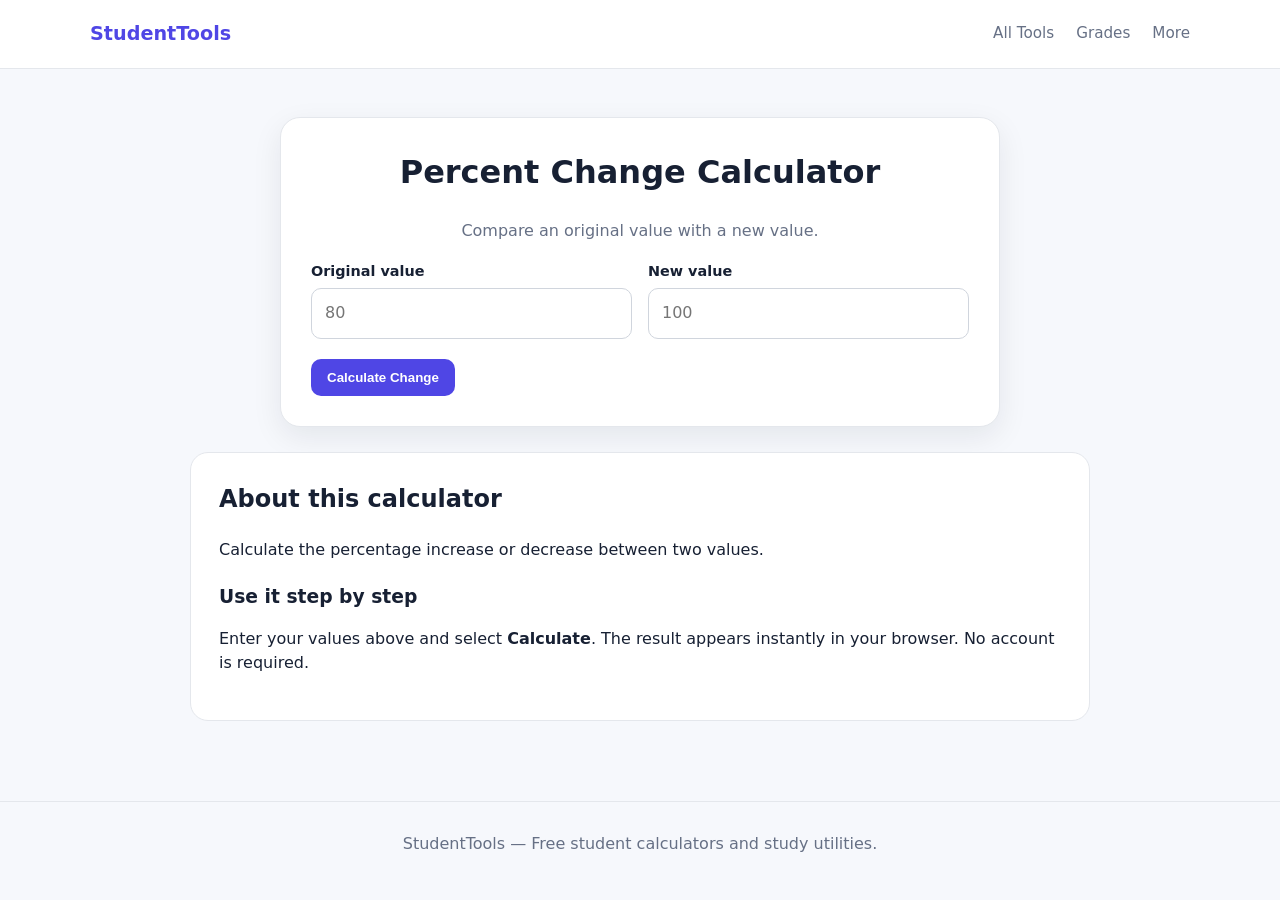
<file: percent-change-calculator.html>
<!doctype html>
<html lang="en">
<head>
<link rel="icon" type="image/png" href="favicon.png">
<meta charset="utf-8"><meta name="viewport" content="width=device-width,initial-scale=1">
<title>Percent Change Calculator | StudentTools</title>
<meta name="description" content="Calculate the percentage increase or decrease between two values.">
<link rel="stylesheet" href="style.css">
</head>
<body>
<header><div class="container nav"><a class="logo" href="index.html">StudentTools</a>
<nav class="navlinks"><a href="index.html">All Tools</a><a href="index.html#grades">Grades</a><a href="index.html#more">More</a></nav></div></header>
<main class="page"><div class="container">
<div class="tool"><h1>Percent Change Calculator</h1><p>Compare an original value with a new value.</p>
<div class="form-grid"><div><label for="oldv">Original value</label><input id="oldv" type="number" step="any" placeholder="80"></div>
<div><label for="newv">New value</label><input id="newv" type="number" step="any" placeholder="100"></div></div>
<div class="actions"><button class="btn" onclick="change()">Calculate Change</button></div><div id="result" class="result"></div></div>
<section class="info"><h2>About this calculator</h2><p>Calculate the percentage increase or decrease between two values.</p>
<h3>Use it step by step</h3><p>Enter your values above and select <strong>Calculate</strong>. The result appears instantly in your browser. No account is required.</p>
</section></div></main>
<footer>StudentTools — Free student calculators and study utilities.</footer>
<script src="script.js"></script><script></script>
</body></html>
</file>
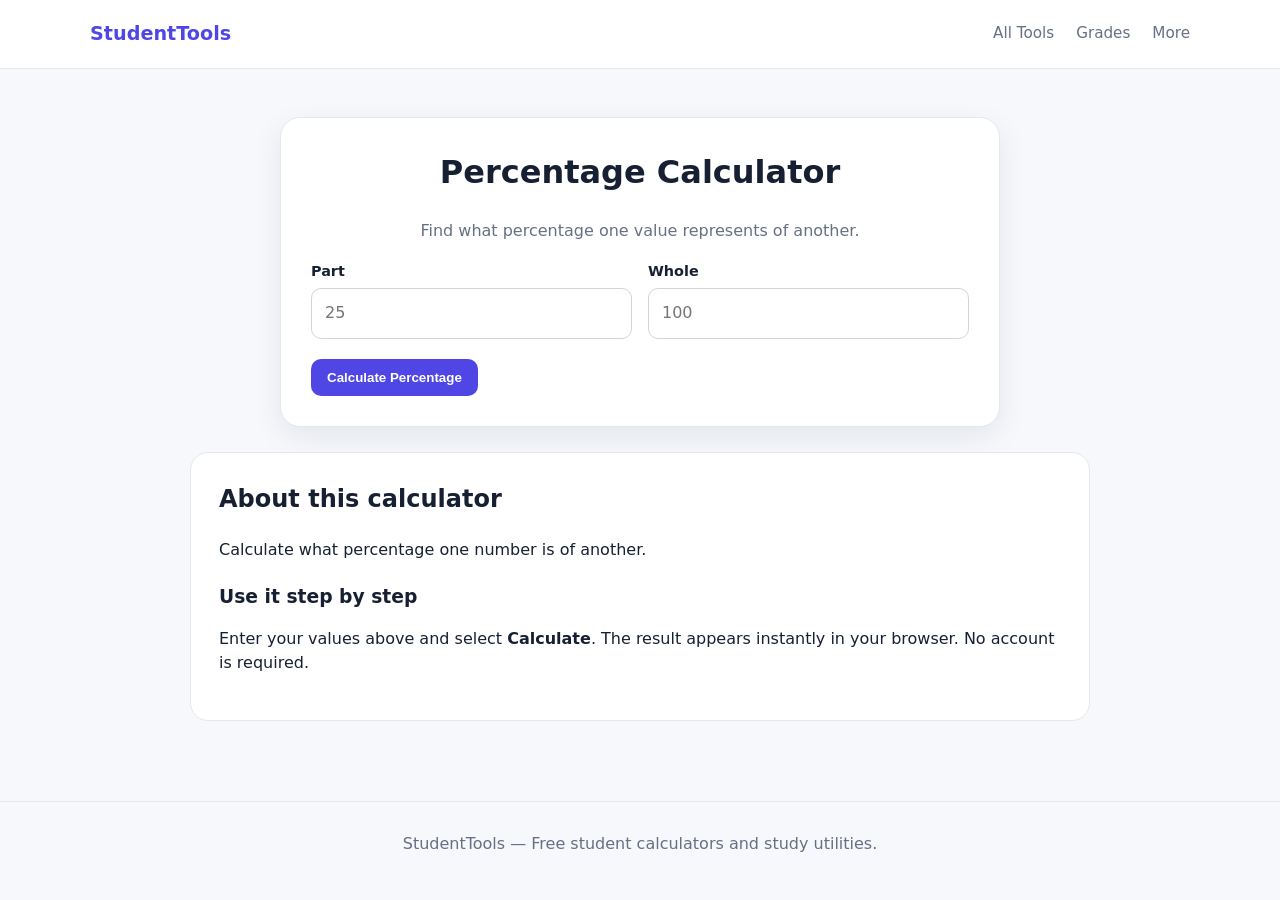
<file: percentage-calculator.html>
<!doctype html>
<html lang="en">
<head>
<link rel="icon" type="image/png" href="favicon.png">
<meta charset="utf-8"><meta name="viewport" content="width=device-width,initial-scale=1">
<title>Percentage Calculator | StudentTools</title>
<meta name="description" content="Calculate what percentage one number is of another.">
<link rel="stylesheet" href="style.css">
</head>
<body>
<header><div class="container nav"><a class="logo" href="index.html">StudentTools</a>
<nav class="navlinks"><a href="index.html">All Tools</a><a href="index.html#grades">Grades</a><a href="index.html#more">More</a></nav></div></header>
<main class="page"><div class="container">
<div class="tool"><h1>Percentage Calculator</h1><p>Find what percentage one value represents of another.</p>
<div class="form-grid"><div><label for="part">Part</label><input id="part" type="number" step="any" placeholder="25"></div>
<div><label for="whole">Whole</label><input id="whole" type="number" step="any" placeholder="100"></div></div>
<div class="actions"><button class="btn" onclick="percent()">Calculate Percentage</button></div><div id="result" class="result"></div></div>
<section class="info"><h2>About this calculator</h2><p>Calculate what percentage one number is of another.</p>
<h3>Use it step by step</h3><p>Enter your values above and select <strong>Calculate</strong>. The result appears instantly in your browser. No account is required.</p>
</section></div></main>
<footer>StudentTools — Free student calculators and study utilities.</footer>
<script src="script.js"></script><script></script>
</body></html>
</file>
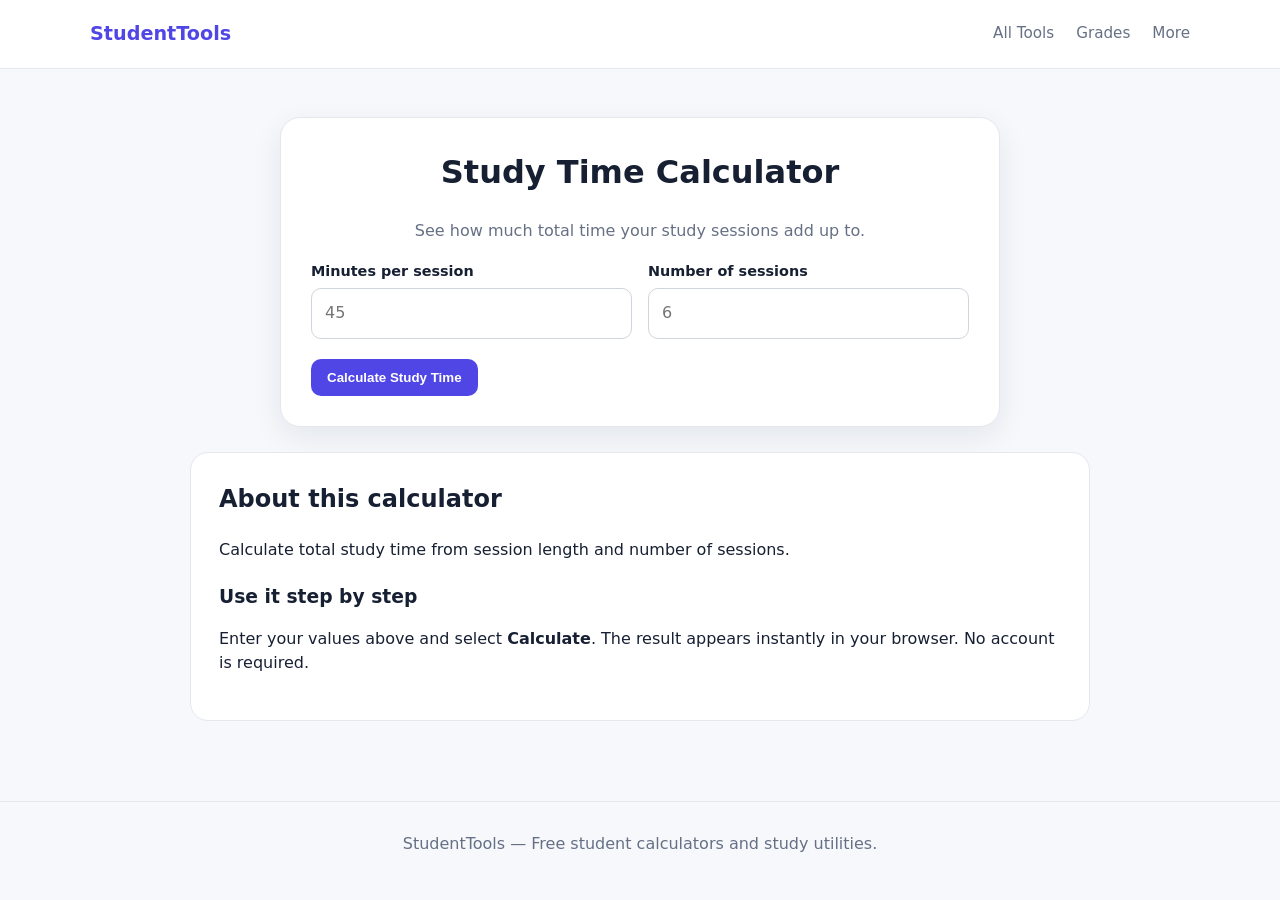
<file: study-time-calculator.html>
<!doctype html>
<html lang="en">
<head>
<link rel="icon" type="image/png" href="favicon.png">
<meta charset="utf-8"><meta name="viewport" content="width=device-width,initial-scale=1">
<title>Study Time Calculator | StudentTools</title>
<meta name="description" content="Calculate total study time from session length and number of sessions.">
<link rel="stylesheet" href="style.css">
</head>
<body>
<header><div class="container nav"><a class="logo" href="index.html">StudentTools</a>
<nav class="navlinks"><a href="index.html">All Tools</a><a href="index.html#grades">Grades</a><a href="index.html#more">More</a></nav></div></header>
<main class="page"><div class="container">
<div class="tool"><h1>Study Time Calculator</h1><p>See how much total time your study sessions add up to.</p>
<div class="form-grid"><div><label for="minutes">Minutes per session</label><input id="minutes" type="number" placeholder="45"></div>
<div><label for="sessions">Number of sessions</label><input id="sessions" type="number" placeholder="6"></div></div>
<div class="actions"><button class="btn" onclick="study()">Calculate Study Time</button></div><div id="result" class="result"></div></div>
<section class="info"><h2>About this calculator</h2><p>Calculate total study time from session length and number of sessions.</p>
<h3>Use it step by step</h3><p>Enter your values above and select <strong>Calculate</strong>. The result appears instantly in your browser. No account is required.</p>
</section></div></main>
<footer>StudentTools — Free student calculators and study utilities.</footer>
<script src="script.js"></script><script></script>
</body></html>
</file>
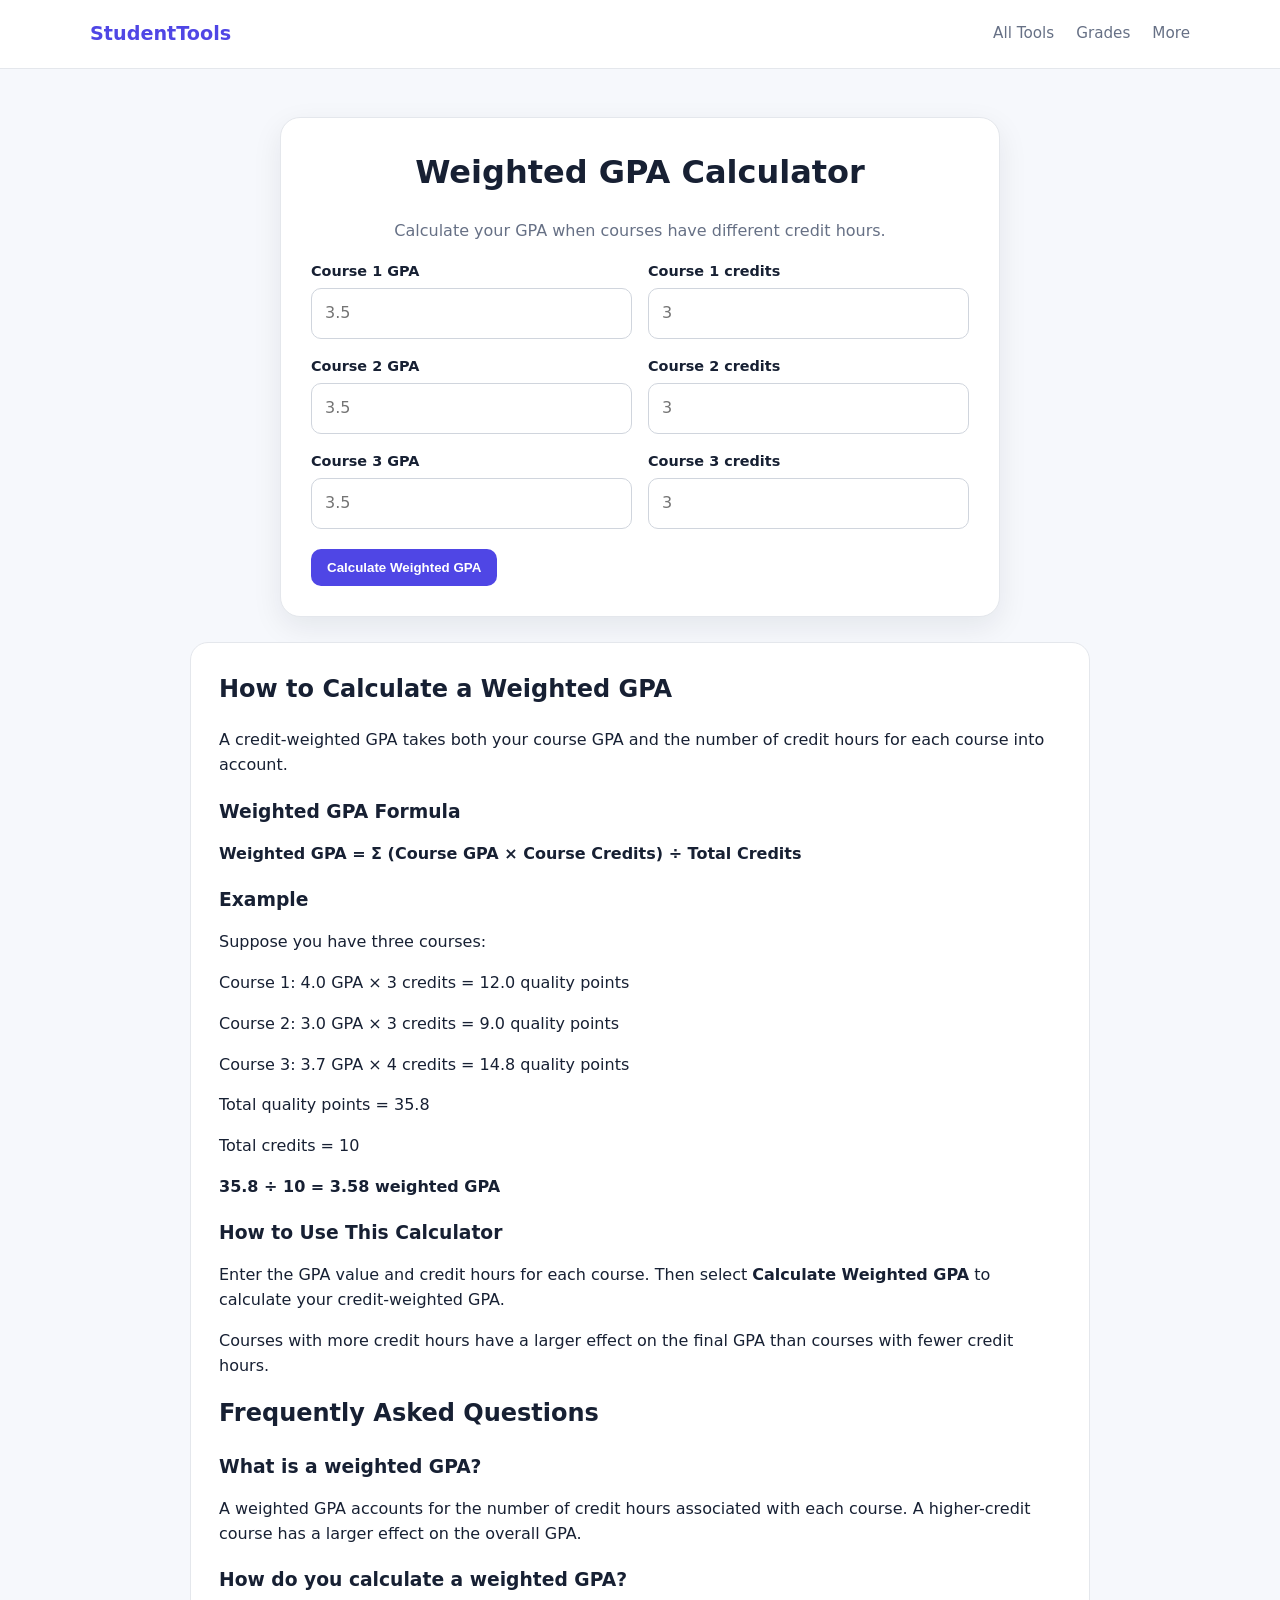
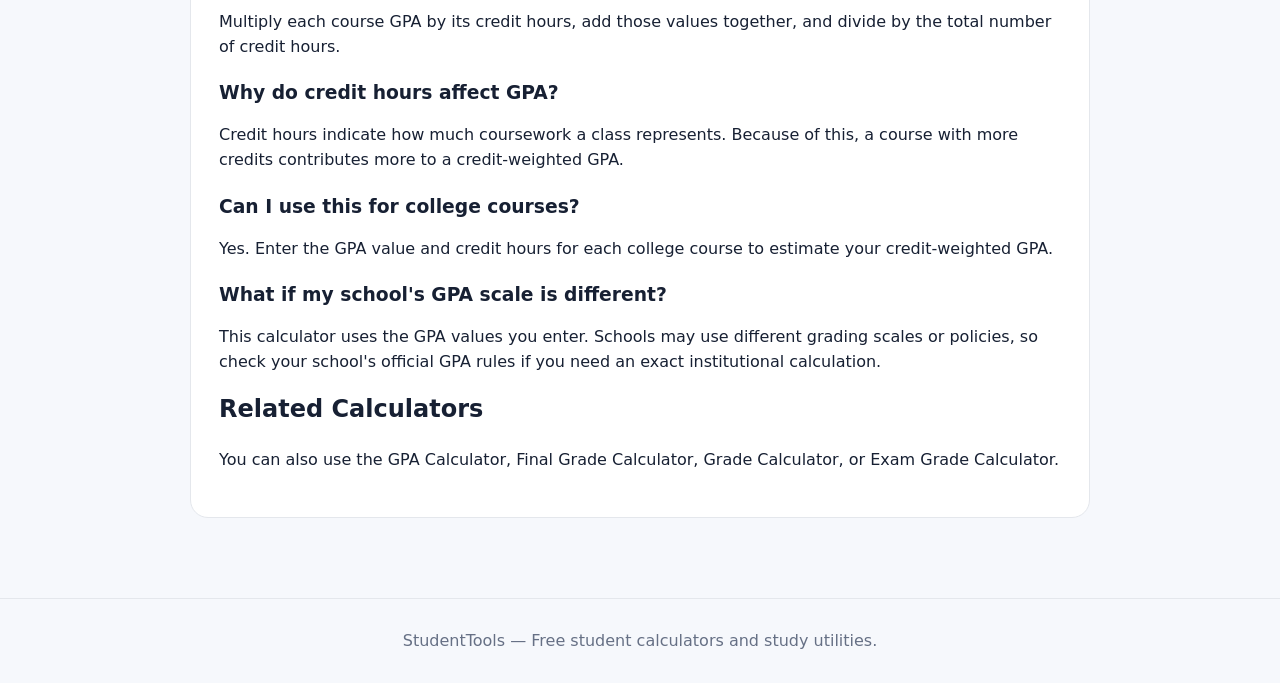
<file: weighted-gpa-calculator.html>
<!doctype html>
<html lang="en">
<head>
<meta charset="utf-8">
<meta name="viewport" content="width=device-width,initial-scale=1">

<title>Weighted GPA Calculator – Calculate GPA by Credit Hours | StudentTools</title>

<meta name="description" content="Use this free weighted GPA calculator to calculate your GPA using course GPA values and credit hours. Get your credit-weighted GPA instantly.">

<link rel="canonical" href="https://danman23m-cmyk.github.io/studenttools/weighted-gpa-calculator.html">

<meta property="og:title" content="Weighted GPA Calculator – StudentTools">
<meta property="og:description" content="Calculate a credit-weighted GPA using course GPA values and credit hours. Free and easy to use.">
<meta property="og:type" content="website">
<meta property="og:url" content="https://danman23m-cmyk.github.io/studenttools/weighted-gpa-calculator.html">

<link rel="stylesheet" href="style.css">

<script type="application/ld+json">
{
  "@context":"https://schema.org",
  "@type":"WebApplication",
  "name":"Weighted GPA Calculator",
  "url":"https://danman23m-cmyk.github.io/studenttools/weighted-gpa-calculator.html",
  "description":"Free weighted GPA calculator using course GPA values and credit hours.",
  "applicationCategory":"EducationalApplication",
  "operatingSystem":"Any",
  "offers":{
    "@type":"Offer",
    "price":"0",
    "priceCurrency":"USD"
  }
}
</script>

<script type="application/ld+json">
{
  "@context":"https://schema.org",
  "@type":"FAQPage",
  "mainEntity":[
    {
      "@type":"Question",
      "name":"What is a weighted GPA?",
      "acceptedAnswer":{
        "@type":"Answer",
        "text":"A weighted GPA accounts for the number of credit hours each course is worth. Courses with more credits have a larger effect on the overall GPA."
      }
    },
    {
      "@type":"Question",
      "name":"How do you calculate a weighted GPA?",
      "acceptedAnswer":{
        "@type":"Answer",
        "text":"Multiply each course GPA by its credit hours, add the results together, and divide by the total number of credit hours."
      }
    },
    {
      "@type":"Question",
      "name":"What is the weighted GPA formula?",
      "acceptedAnswer":{
        "@type":"Answer",
        "text":"Weighted GPA = sum of (course GPA × course credits) ÷ total course credits."
      }
    },
    {
      "@type":"Question",
      "name":"Why do credit hours affect GPA?",
      "acceptedAnswer":{
        "@type":"Answer",
        "text":"Credit hours represent the amount of coursework associated with a class. A course with more credits contributes more to a credit-weighted GPA than a course with fewer credits."
      }
    },
    {
      "@type":"Question",
      "name":"Can I use this calculator for college courses?",
      "acceptedAnswer":{
        "@type":"Answer",
        "text":"Yes. You can use it to estimate a college GPA when you know each course GPA value and the number of credit hours for each course."
      }
    }
  ]
}
</script>

</head>

<body>

<header>
  <div class="container nav">
    <a class="logo" href="index.html">StudentTools</a>

    <nav class="navlinks">
      <a href="index.html">All Tools</a>
      <a href="index.html#grades">Grades</a>
      <a href="index.html#more">More</a>
    </nav>
  </div>
</header>

<main class="page">
  <div class="container">

    <div class="tool">

      <h1>Weighted GPA Calculator</h1>

      <p>Calculate your GPA when courses have different credit hours.</p>

      <div class="form-grid">

        <div>
          <label for="wg1">Course 1 GPA</label>
          <input id="wg1" type="number" min="0" max="4" step=".01" placeholder="3.5">
        </div>

        <div>
          <label for="c1">Course 1 credits</label>
          <input id="c1" type="number" min="0.5" step=".5" placeholder="3">
        </div>

        <div>
          <label for="wg2">Course 2 GPA</label>
          <input id="wg2" type="number" min="0" max="4" step=".01" placeholder="3.5">
        </div>

        <div>
          <label for="c2">Course 2 credits</label>
          <input id="c2" type="number" min="0.5" step=".5" placeholder="3">
        </div>

        <div>
          <label for="wg3">Course 3 GPA</label>
          <input id="wg3" type="number" min="0" max="4" step=".01" placeholder="3.5">
        </div>

        <div>
          <label for="c3">Course 3 credits</label>
          <input id="c3" type="number" min="0.5" step=".5" placeholder="3">
        </div>

      </div>

      <div class="actions">
        <button class="btn" onclick="weightedGpa()">Calculate Weighted GPA</button>
      </div>

      <div id="result" class="result"></div>

    </div>

    <section class="info">

      <h2>How to Calculate a Weighted GPA</h2>

      <p>
        A credit-weighted GPA takes both your course GPA and the number
        of credit hours for each course into account.
      </p>

      <h3>Weighted GPA Formula</h3>

      <p>
        <strong>
          Weighted GPA = Σ (Course GPA × Course Credits) ÷ Total Credits
        </strong>
      </p>

      <h3>Example</h3>

      <p>
        Suppose you have three courses:
      </p>

      <p>
        Course 1: 4.0 GPA × 3 credits = 12.0 quality points
      </p>

      <p>
        Course 2: 3.0 GPA × 3 credits = 9.0 quality points
      </p>

      <p>
        Course 3: 3.7 GPA × 4 credits = 14.8 quality points
      </p>

      <p>
        Total quality points = 35.8
      </p>

      <p>
        Total credits = 10
      </p>

      <p>
        <strong>35.8 ÷ 10 = 3.58 weighted GPA</strong>
      </p>

      <h3>How to Use This Calculator</h3>

      <p>
        Enter the GPA value and credit hours for each course. Then select
        <strong>Calculate Weighted GPA</strong> to calculate your
        credit-weighted GPA.
      </p>

      <p>
        Courses with more credit hours have a larger effect on the
        final GPA than courses with fewer credit hours.
      </p>

      <h2>Frequently Asked Questions</h2>

      <h3>What is a weighted GPA?</h3>

      <p>
        A weighted GPA accounts for the number of credit hours associated
        with each course. A higher-credit course has a larger effect on
        the overall GPA.
      </p>

      <h3>How do you calculate a weighted GPA?</h3>

      <p>
        Multiply each course GPA by its credit hours, add those values
        together, and divide by the total number of credit hours.
      </p>

      <h3>Why do credit hours affect GPA?</h3>

      <p>
        Credit hours indicate how much coursework a class represents.
        Because of this, a course with more credits contributes more to
        a credit-weighted GPA.
      </p>

      <h3>Can I use this for college courses?</h3>

      <p>
        Yes. Enter the GPA value and credit hours for each college course
        to estimate your credit-weighted GPA.
      </p>

      <h3>What if my school's GPA scale is different?</h3>

      <p>
        This calculator uses the GPA values you enter. Schools may use
        different grading scales or policies, so check your school's
        official GPA rules if you need an exact institutional calculation.
      </p>

      <h2>Related Calculators</h2>

      <p>
        You can also use the
        <a href="gpa-calculator.html">GPA Calculator</a>,
        <a href="final-grade-calculator.html">Final Grade Calculator</a>,
        <a href="grade-calculator.html">Grade Calculator</a>,
        or
        <a href="exam-grade-calculator.html">Exam Grade Calculator</a>.
      </p>

    </section>

  </div>
</main>

<footer>
  StudentTools — Free student calculators and study utilities.
</footer>

<script src="script.js"></script>
<script></script>

</body>
</html>
</file>
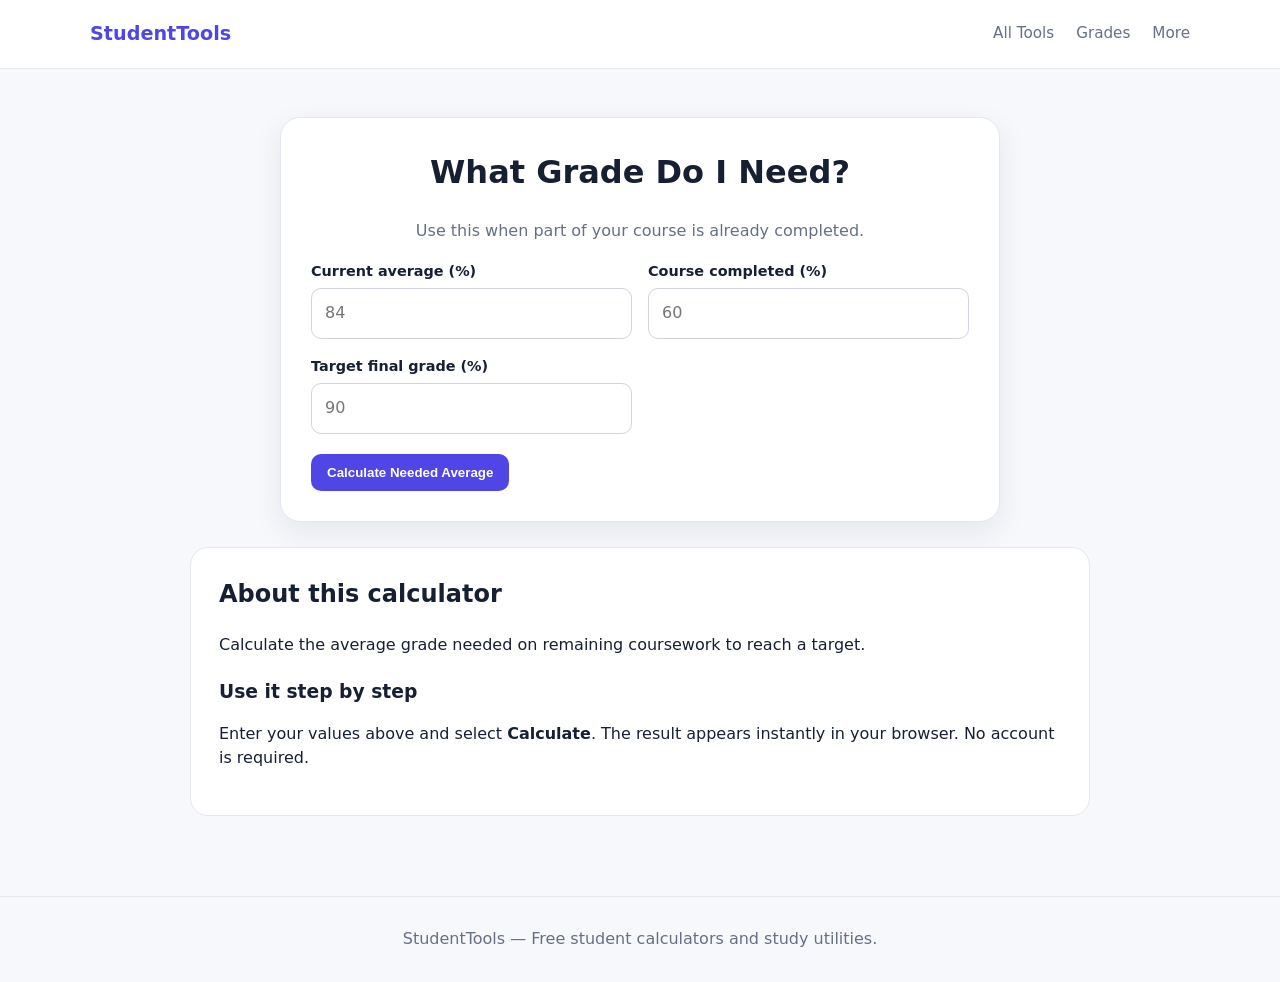
<file: what-grade-do-i-need.html>
<!doctype html>
<html lang="en">
<head>
<meta charset="utf-8"><meta name="viewport" content="width=device-width,initial-scale=1">
<title>What Grade Do I Need? | StudentTools</title>
<meta name="description" content="Calculate the average grade needed on remaining coursework to reach a target.">
<link rel="stylesheet" href="style.css">
</head>
<body>
<header><div class="container nav"><a class="logo" href="index.html">StudentTools</a>
<nav class="navlinks"><a href="index.html">All Tools</a><a href="index.html#grades">Grades</a><a href="index.html#more">More</a></nav></div></header>
<main class="page"><div class="container">
<div class="tool"><h1>What Grade Do I Need?</h1><p>Use this when part of your course is already completed.</p>
<div class="form-grid"><div><label for="ncurrent">Current average (%)</label><input id="ncurrent" type="number" placeholder="84"></div>
<div><label for="ncompleted">Course completed (%)</label><input id="ncompleted" type="number" placeholder="60"></div>
<div><label for="ntarget">Target final grade (%)</label><input id="ntarget" type="number" placeholder="90"></div></div>
<div class="actions"><button class="btn" onclick="needed()">Calculate Needed Average</button></div><div id="result" class="result"></div></div>
<section class="info"><h2>About this calculator</h2><p>Calculate the average grade needed on remaining coursework to reach a target.</p>
<h3>Use it step by step</h3><p>Enter your values above and select <strong>Calculate</strong>. The result appears instantly in your browser. No account is required.</p>
</section></div></main>
<footer>StudentTools — Free student calculators and study utilities.</footer>
<script src="script.js"></script><script></script>
</body></html>
</file>
<file: style.css>
*{
  box-sizing:border-box
}

:root{
  --bg:#f6f8fc;
  --card:#fff;
  --text:#172033;
  --muted:#667085;
  --primary:#4f46e5;
  --primary2:#6366f1;
  --border:#e4e7ec;
  --success:#087443;
  --shadow:0 10px 30px rgba(16,24,40,.08)
}


body{
  margin:0;
  font-family:Inter,system-ui,-apple-system,Segoe UI,Roboto,Arial,sans-serif;
  background:var(--bg);
  color:var(--text);
  line-height:1.55
}


a{
  color:inherit;
  text-decoration:none
}


.container{
  width:min(1100px,92%);
  margin:auto
}


header{
  background:#fff;
  border-bottom:1px solid var(--border);
  position:sticky;
  top:0;
  z-index:10
}


.nav{
  height:68px;
  display:flex;
  align-items:center;
  justify-content:space-between
}


.logo{
  font-weight:800;
  font-size:1.2rem;
  color:var(--primary)
}


.navlinks{
  display:flex;
  gap:22px;
  color:var(--muted);
  font-size:.95rem
}


.hero{
  padding:72px 0 45px;
  text-align:center
}


.hero h1{
  font-size:clamp(2.1rem,5vw,3.6rem);
  line-height:1.05;
  margin:0 auto 18px;
  max-width:800px
}


.hero p{
  max-width:650px;
  margin:auto;
  color:var(--muted);
  font-size:1.1rem
}


.grid{
  display:grid;
  grid-template-columns:repeat(3,1fr);
  gap:18px;
  padding:20px 0 70px
}


.card{
  background:var(--card);
  border:1px solid var(--border);
  border-radius:18px;
  padding:24px;
  box-shadow:var(--shadow);
  transition:.18s
}


.card:hover{
  transform:translateY(-3px)
}


.card h2,
.card h3{
  margin:0 0 8px
}


.card p{
  color:var(--muted);
  margin:0 0 18px
}


.btn{
  display:inline-block;
  border:0;
  border-radius:10px;
  background:var(--primary);
  color:white;
  padding:11px 16px;
  font-weight:700;
  cursor:pointer
}


.btn:hover{
  background:#4338ca
}


.page{
  padding:48px 0 80px
}


.tool{
  max-width:720px;
  margin:auto;
  background:#fff;
  border:1px solid var(--border);
  border-radius:20px;
  padding:30px;
  box-shadow:var(--shadow)
}


.tool h1{
  text-align:center;
  margin-top:0;
  font-size:2rem
}


.tool>p{
  text-align:center;
  color:var(--muted)
}


.form-grid{
  display:grid;
  grid-template-columns:repeat(2,1fr);
  gap:16px
}


label{
  display:block;
  font-weight:700;
  font-size:.9rem;
  margin-bottom:6px
}


input,
select{
  width:100%;
  padding:12px 13px;
  border:1px solid #d0d5dd;
  border-radius:10px;
  font:inherit;
  background:#fff
}


input:focus,
select:focus{
  outline:3px solid #c7d2fe;
  border-color:var(--primary)
}


.actions{
  margin-top:20px
}


.result{
  margin-top:22px;
  padding:20px;
  border-radius:14px;
  background:#eef2ff;
  text-align:center;
  display:none
}


.result.show{
  display:block
}


.result .big{
  font-size:2rem;
  font-weight:800;
  color:var(--primary);
  display:block
}


.info{
  max-width:720px;
  margin:25px auto 0;
  background:#fff;
  border:1px solid var(--border);
  border-radius:18px;
  padding:28px
}


.info h2{
  margin-top:0
}


.info h3{
  margin-bottom:5px
}


.muted{
  color:var(--muted)
}


footer{
  padding:30px 0;
  border-top:1px solid var(--border);
  color:var(--muted);
  text-align:center
}


/* =========================
   GPA CALCULATOR
========================= */

.tool-wide{
  max-width:900px
}


.calculator-toolbar{
  display:flex;
  align-items:center;
  justify-content:space-between;
  gap:12px;
  margin:24px 0 14px
}


.btn.secondary{
  background:#eef2ff;
  color:var(--primary)
}


.btn.secondary:hover{
  background:#e0e7ff
}


.text-btn{
  border:0;
  background:none;
  color:var(--primary);
  font:inherit;
  font-weight:700;
  cursor:pointer;
  padding:10px
}


.course-table-wrap,
.scale-table-wrap{
  overflow-x:auto;
  border:1px solid var(--border);
  border-radius:14px
}


.course-table,
.scale-table{
  width:100%;
  border-collapse:collapse;
  background:#fff
}


.course-table th,
.course-table td,
.scale-table th,
.scale-table td{
  padding:12px;
  border-bottom:1px solid var(--border);
  text-align:left
}


.course-table th,
.scale-table th{
  font-size:.85rem;
  background:#f8fafc
}


.course-table tr:last-child td,
.scale-table tr:last-child td{
  border-bottom:0
}


.course-table input,
.course-table select{
  min-width:120px
}


.course-name{
  min-width:190px
}


.remove-btn{
  border:0;
  background:transparent;
  color:#667085;
  cursor:pointer;
  font-size:1.1rem;
  padding:8px
}


.remove-btn:hover{
  color:#b42318
}


.cumulative-box{
  margin-top:28px;
  padding-top:24px;
  border-top:1px solid var(--border)
}


.cumulative-box h2{
  margin-top:0
}


.cumulative-box .btn{
  margin-top:16px
}


.info{
  max-width:900px
}


.steps{
  padding-left:22px
}


.steps li{
  margin:8px 0
}


.formula,
.example-math{
  background:#f8fafc;
  border:1px solid var(--border);
  border-radius:12px;
  padding:15px 17px
}


.formula span{
  color:var(--muted);
  font-size:.92rem
}


details{
  border-top:1px solid var(--border);
  padding:14px 0
}


details:last-of-type{
  border-bottom:1px solid var(--border)
}


summary{
  cursor:pointer;
  font-weight:700
}


summary::marker{
  color:var(--primary)
}


details p{
  color:var(--muted);
  margin:10px 0 0
}


.related-links{
  display:flex;
  flex-wrap:wrap;
  gap:10px;
  margin-top:14px
}


.related-links a{
  border:1px solid var(--border);
  background:#f8fafc;
  border-radius:10px;
  padding:10px 13px;
  color:var(--primary);
  font-weight:700
}


.related-links a:hover{
  background:#eef2ff
}


/* =========================
   MOBILE
========================= */

@media(max-width:800px){

  .grid{
    grid-template-columns:repeat(2,1fr)
  }

}


@media(max-width:560px){

  .navlinks{
    gap:10px;
    font-size:.82rem
  }

  .hero{
    padding:50px 0 30px
  }

  .grid{
    grid-template-columns:1fr
  }

  .form-grid{
    grid-template-columns:1fr
  }

  .tool{
    padding:22px
  }

  .calculator-toolbar{
    align-items:stretch;
    flex-direction:column
  }

  .calculator-toolbar .btn{
    width:100%
  }

  .course-table th,
  .course-table td{
    padding:9px 7px
  }

  .course-name{
    min-width:140px
  }

  .course-table input,
  .course-table select{
    min-width:95px
  }

}
</file>
